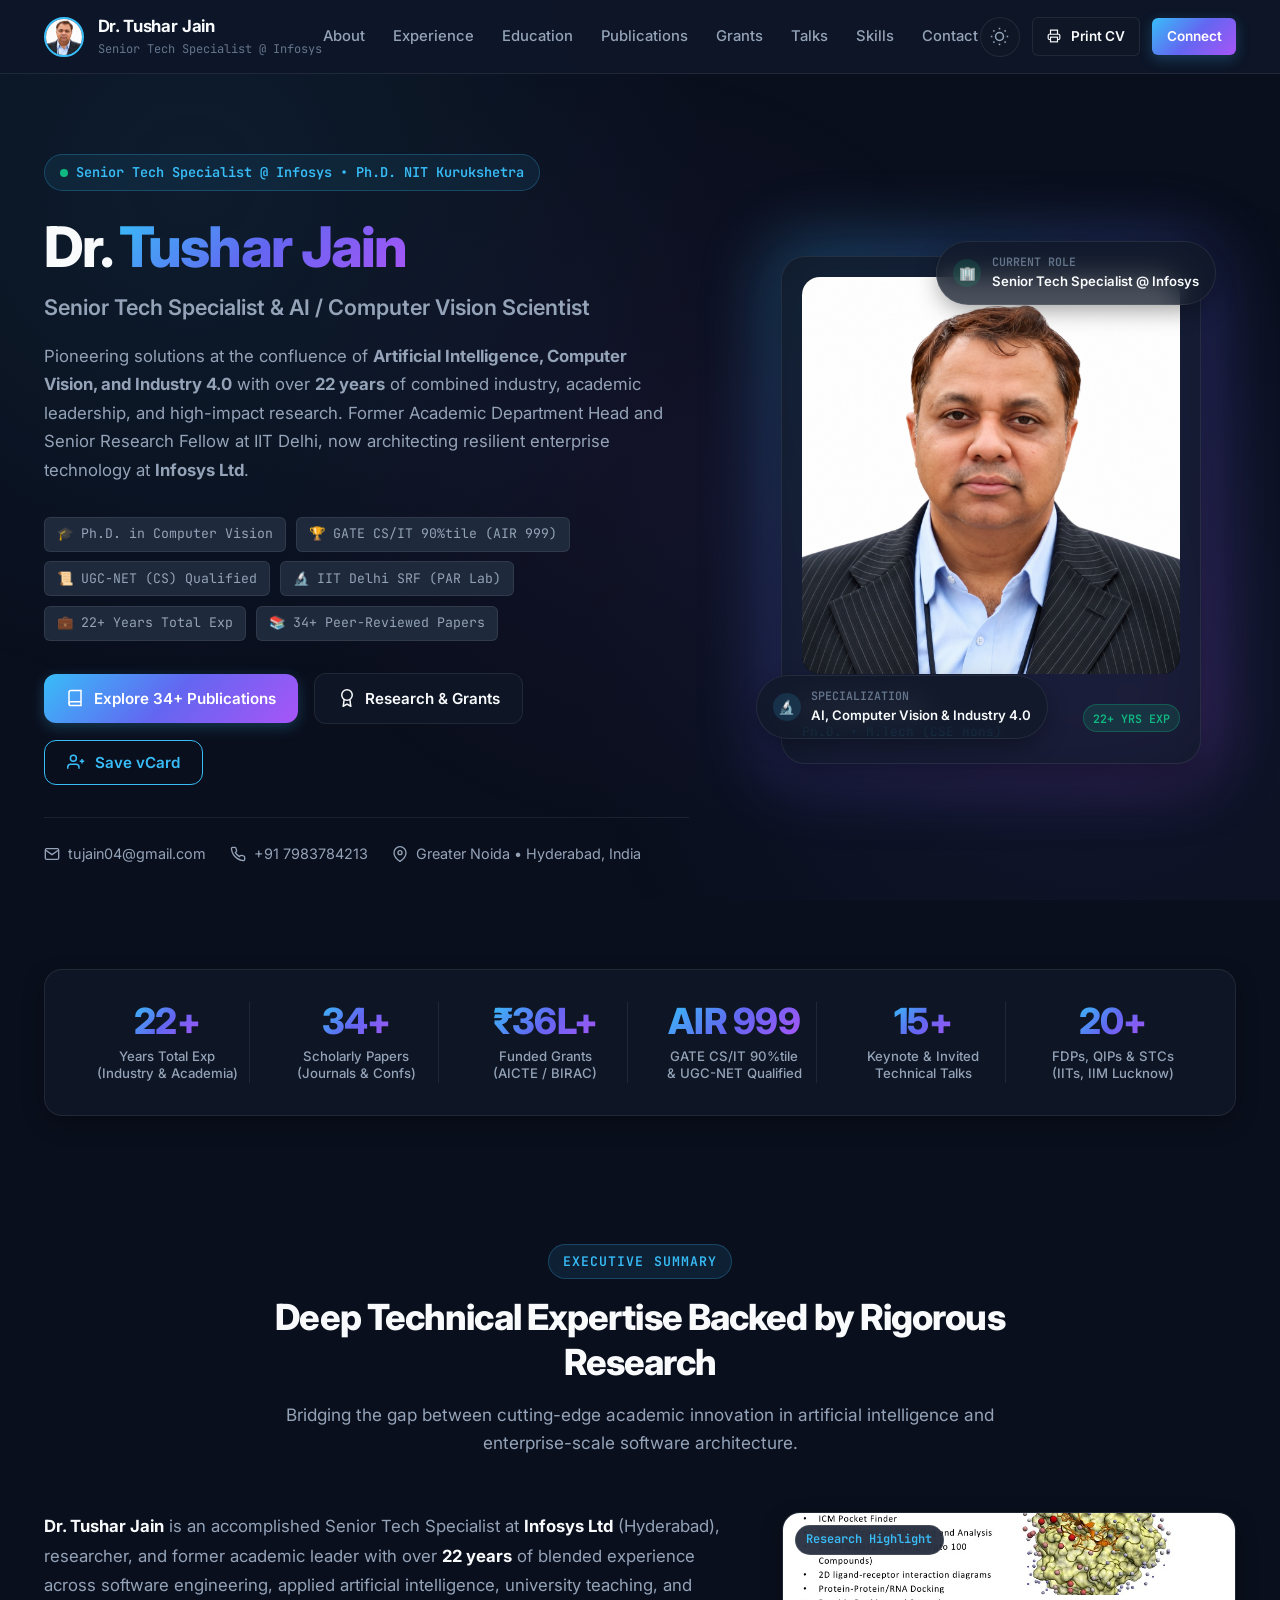
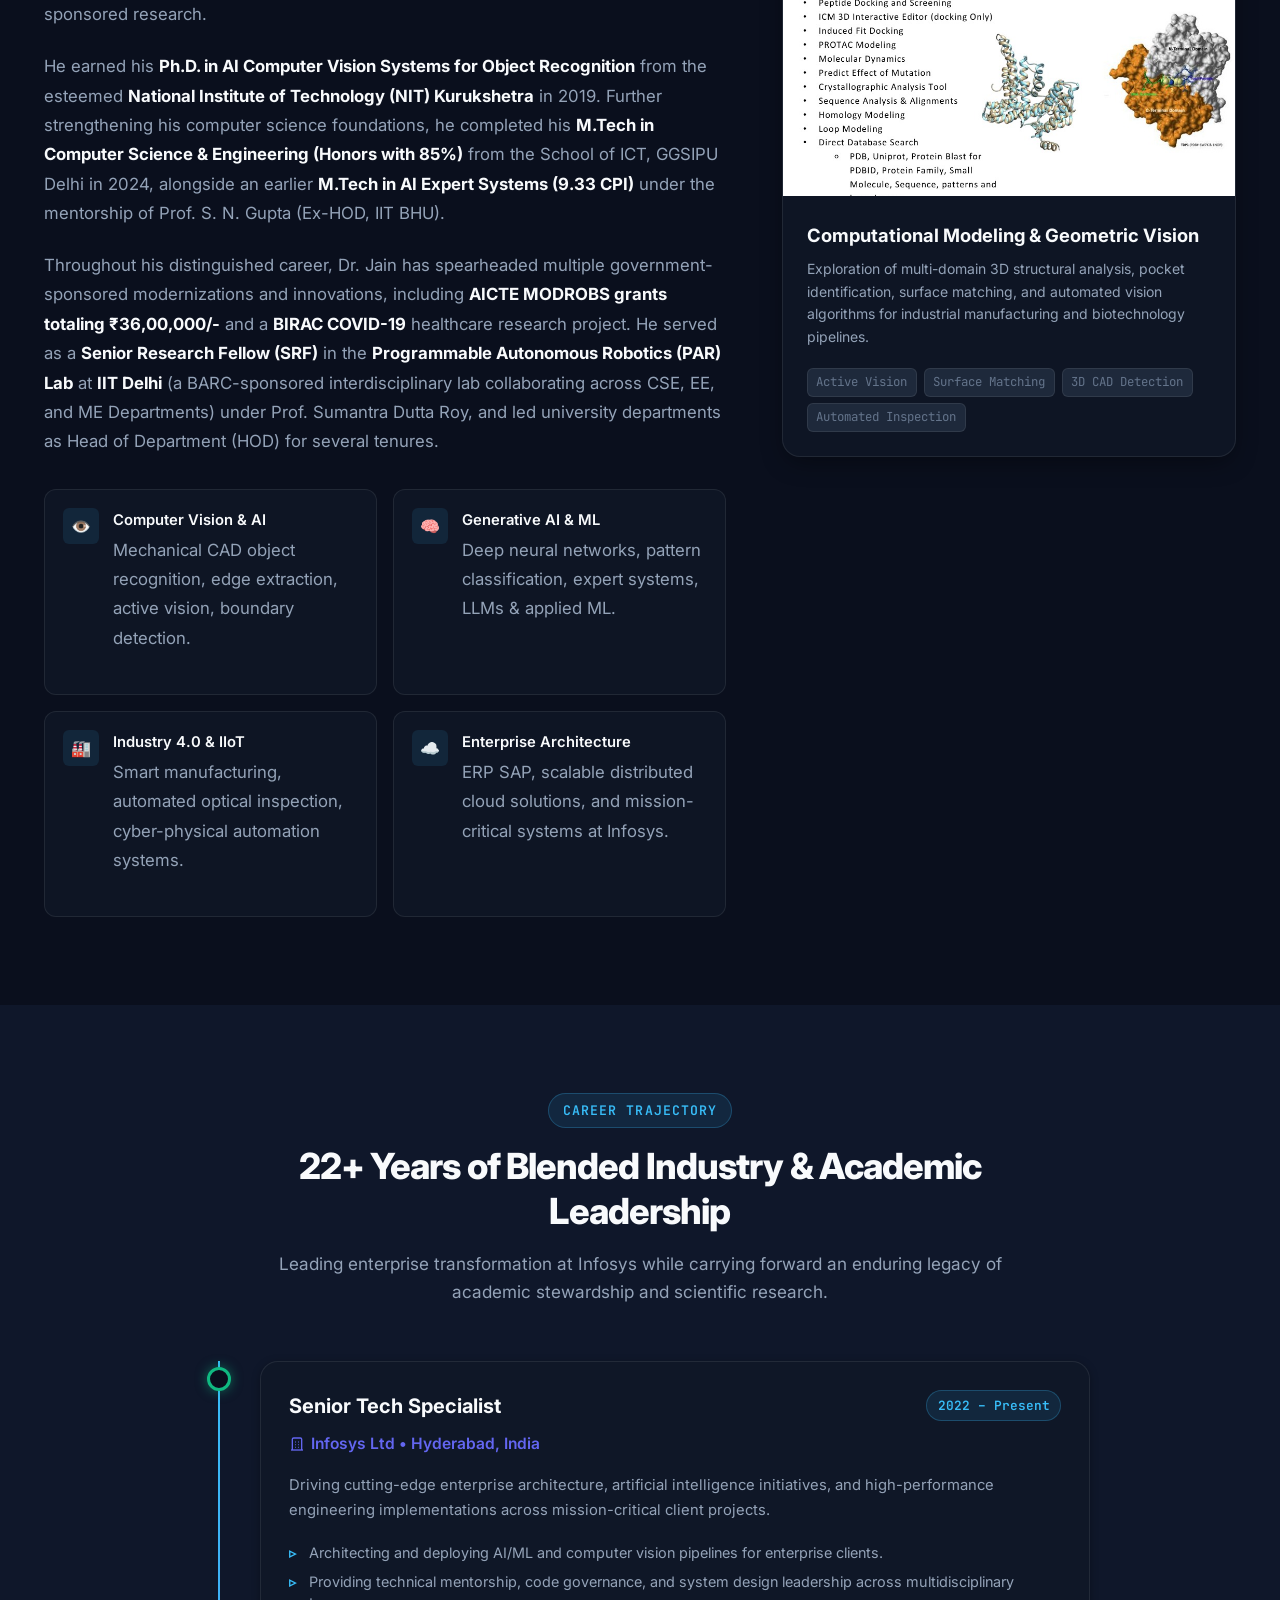
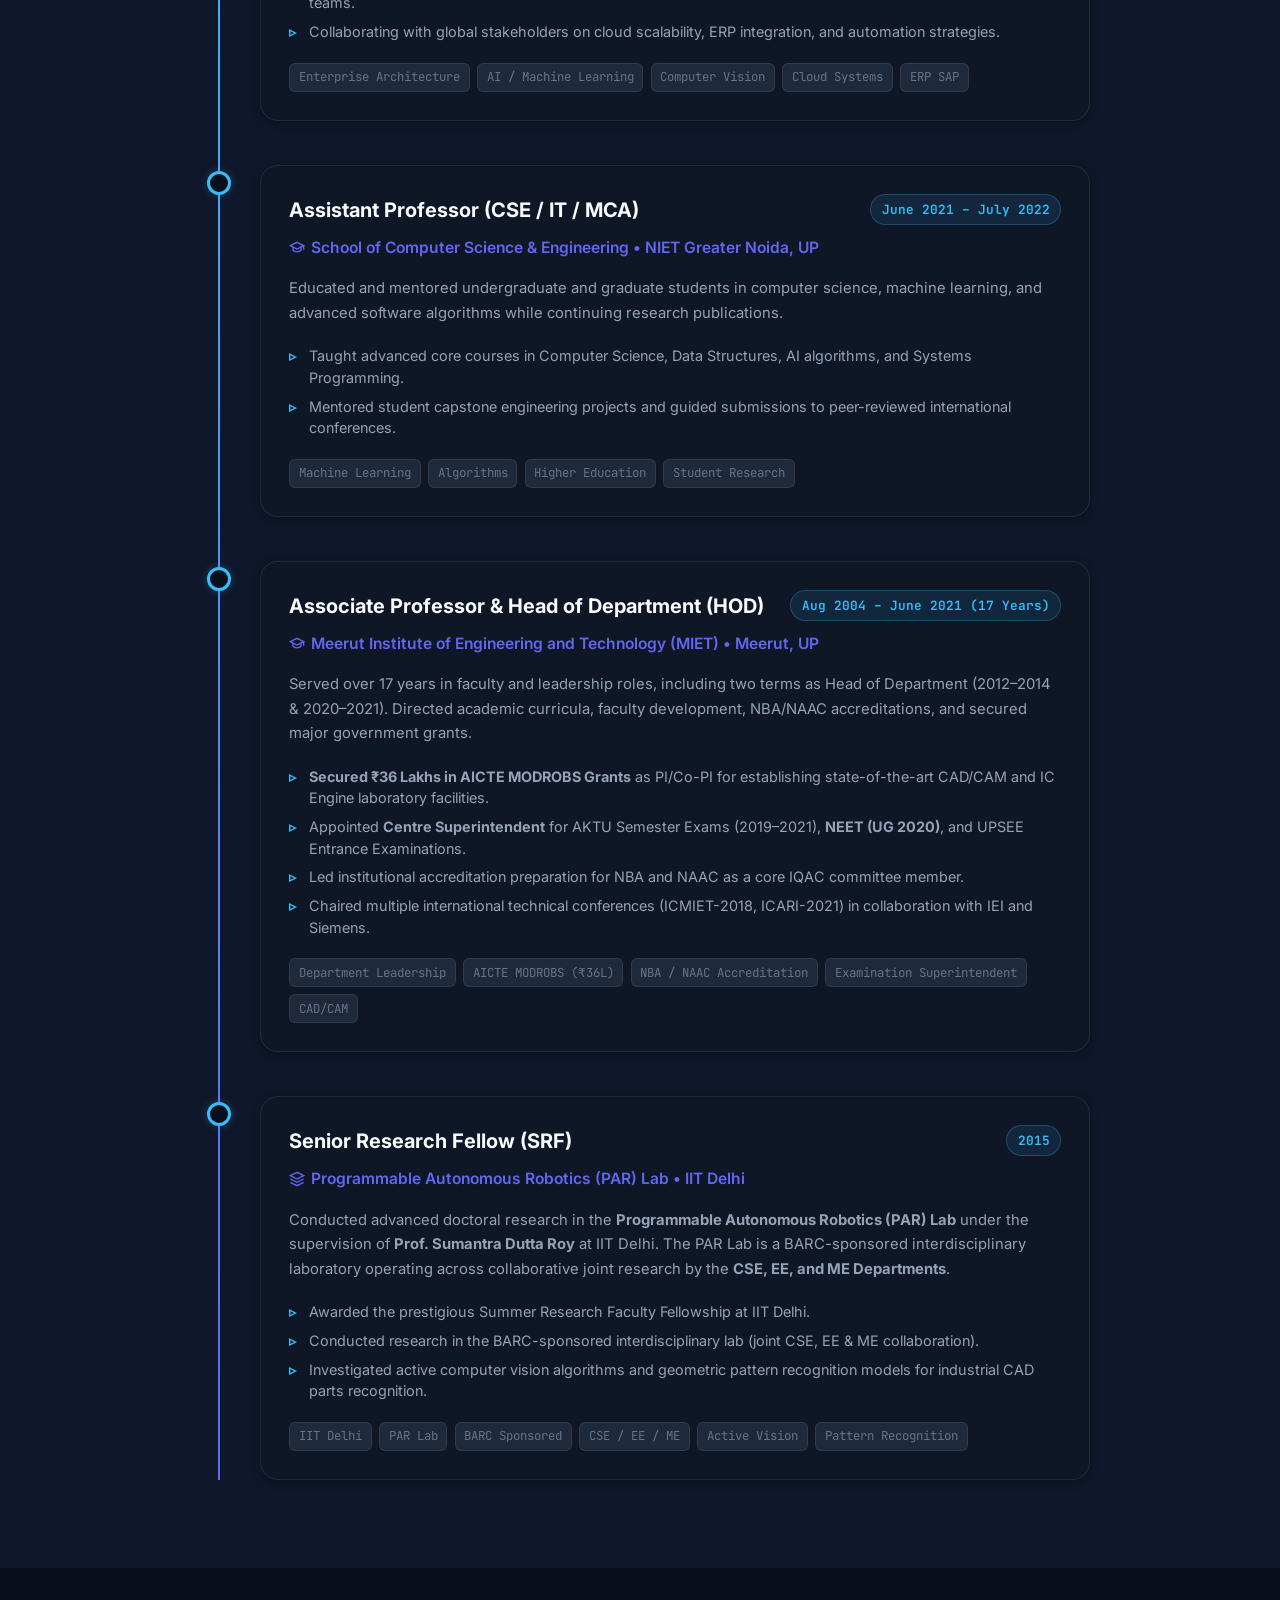
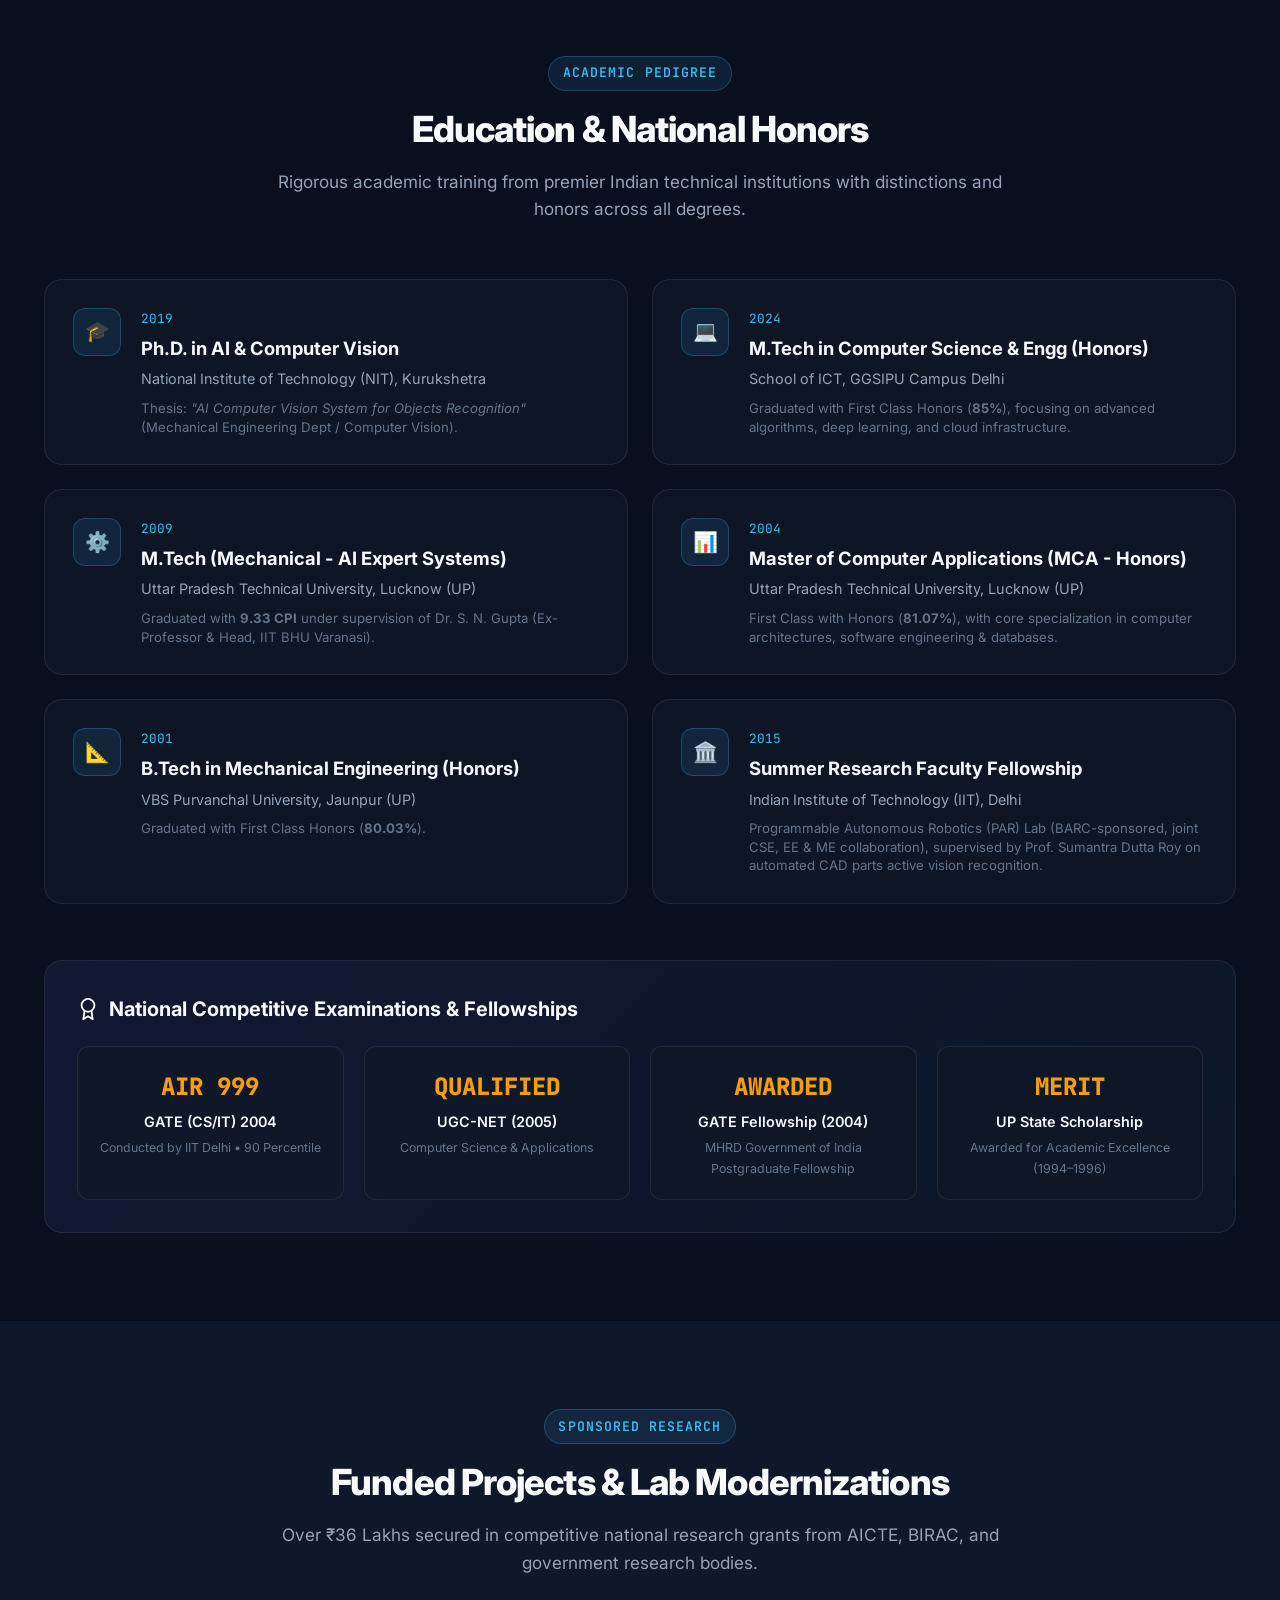
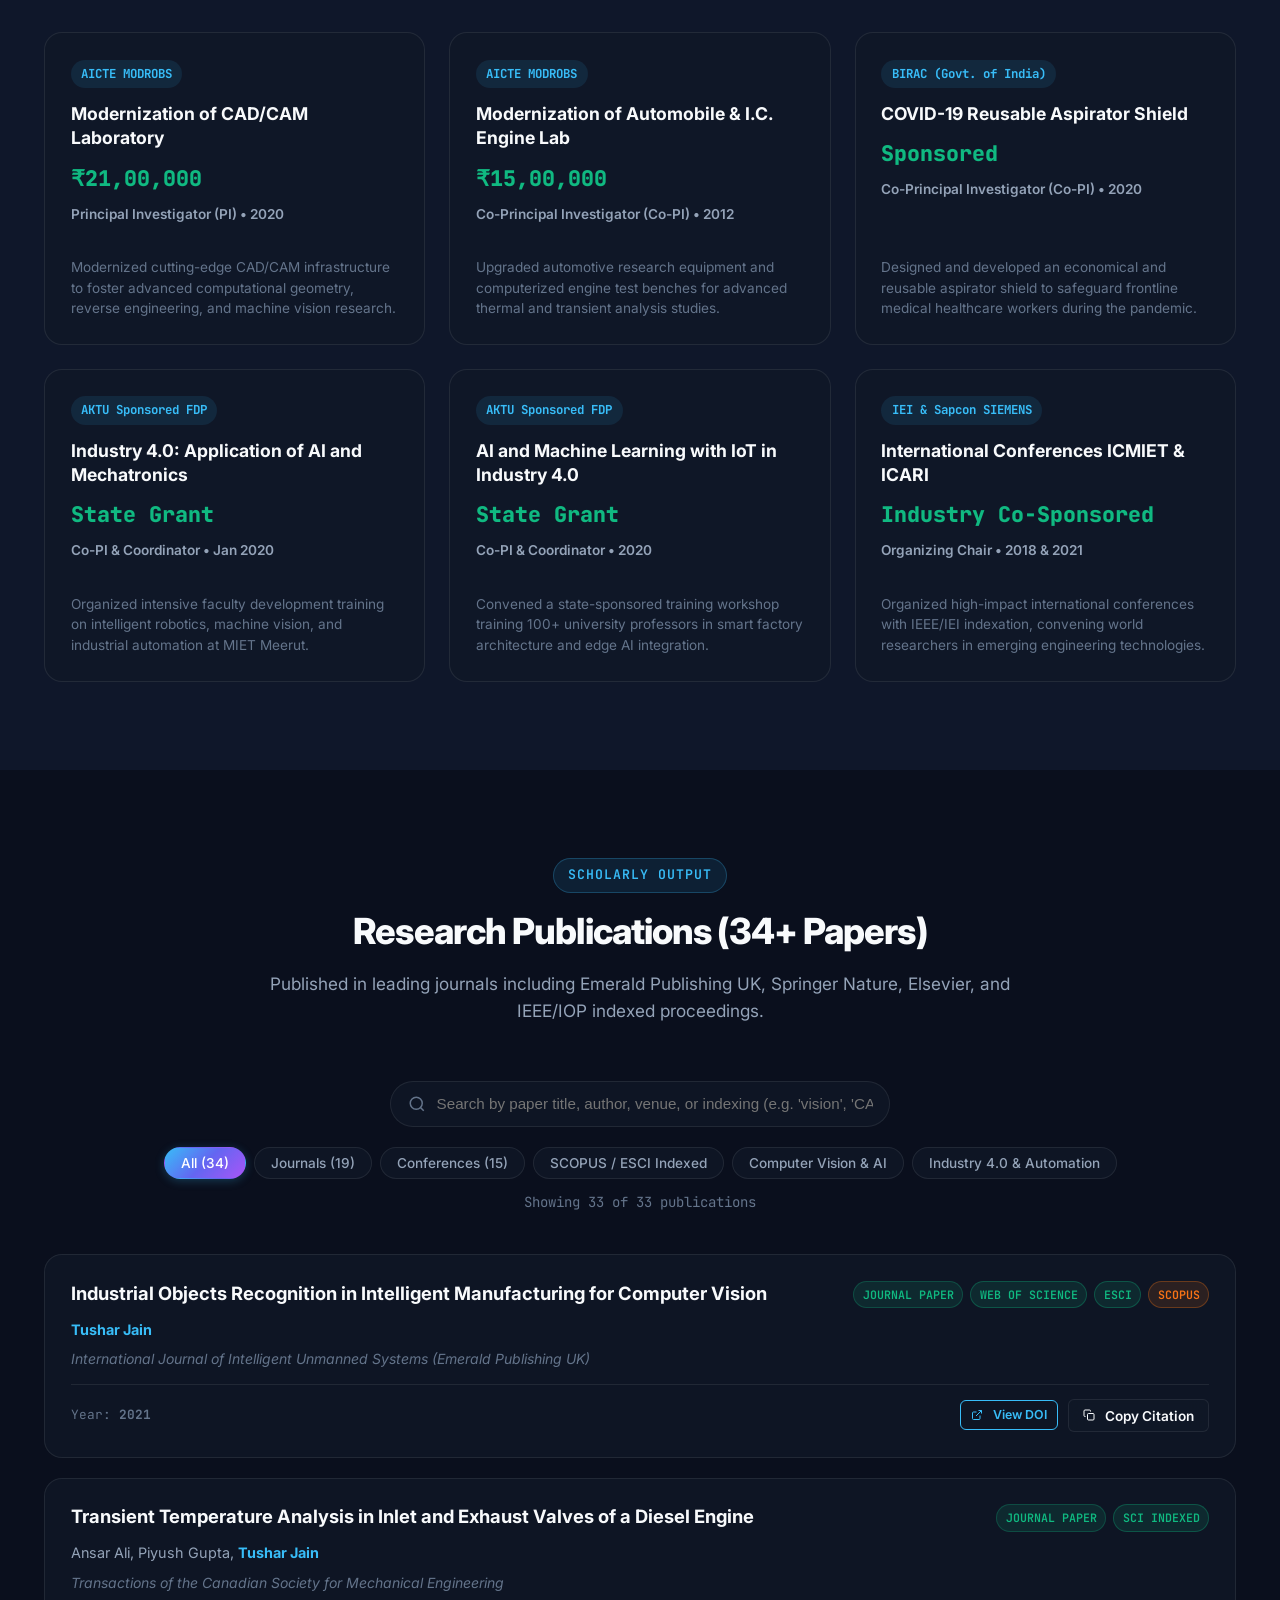
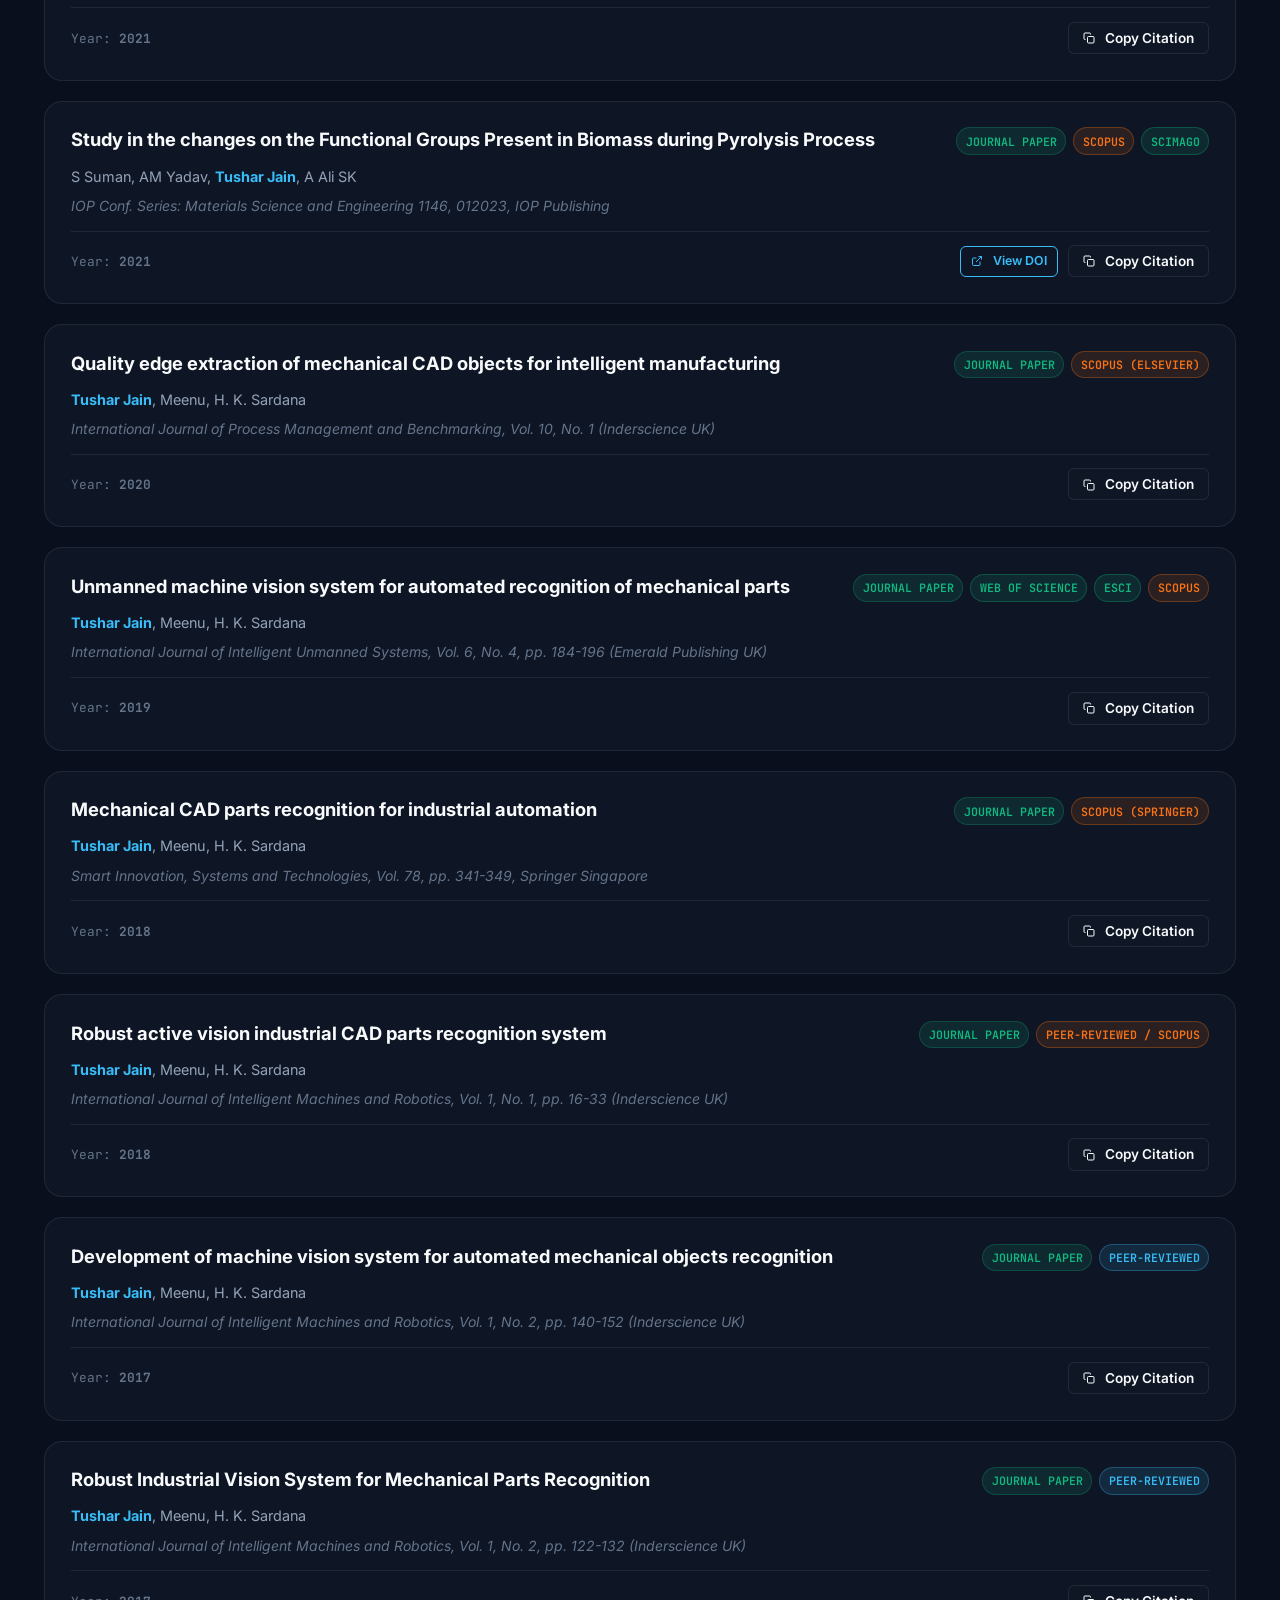
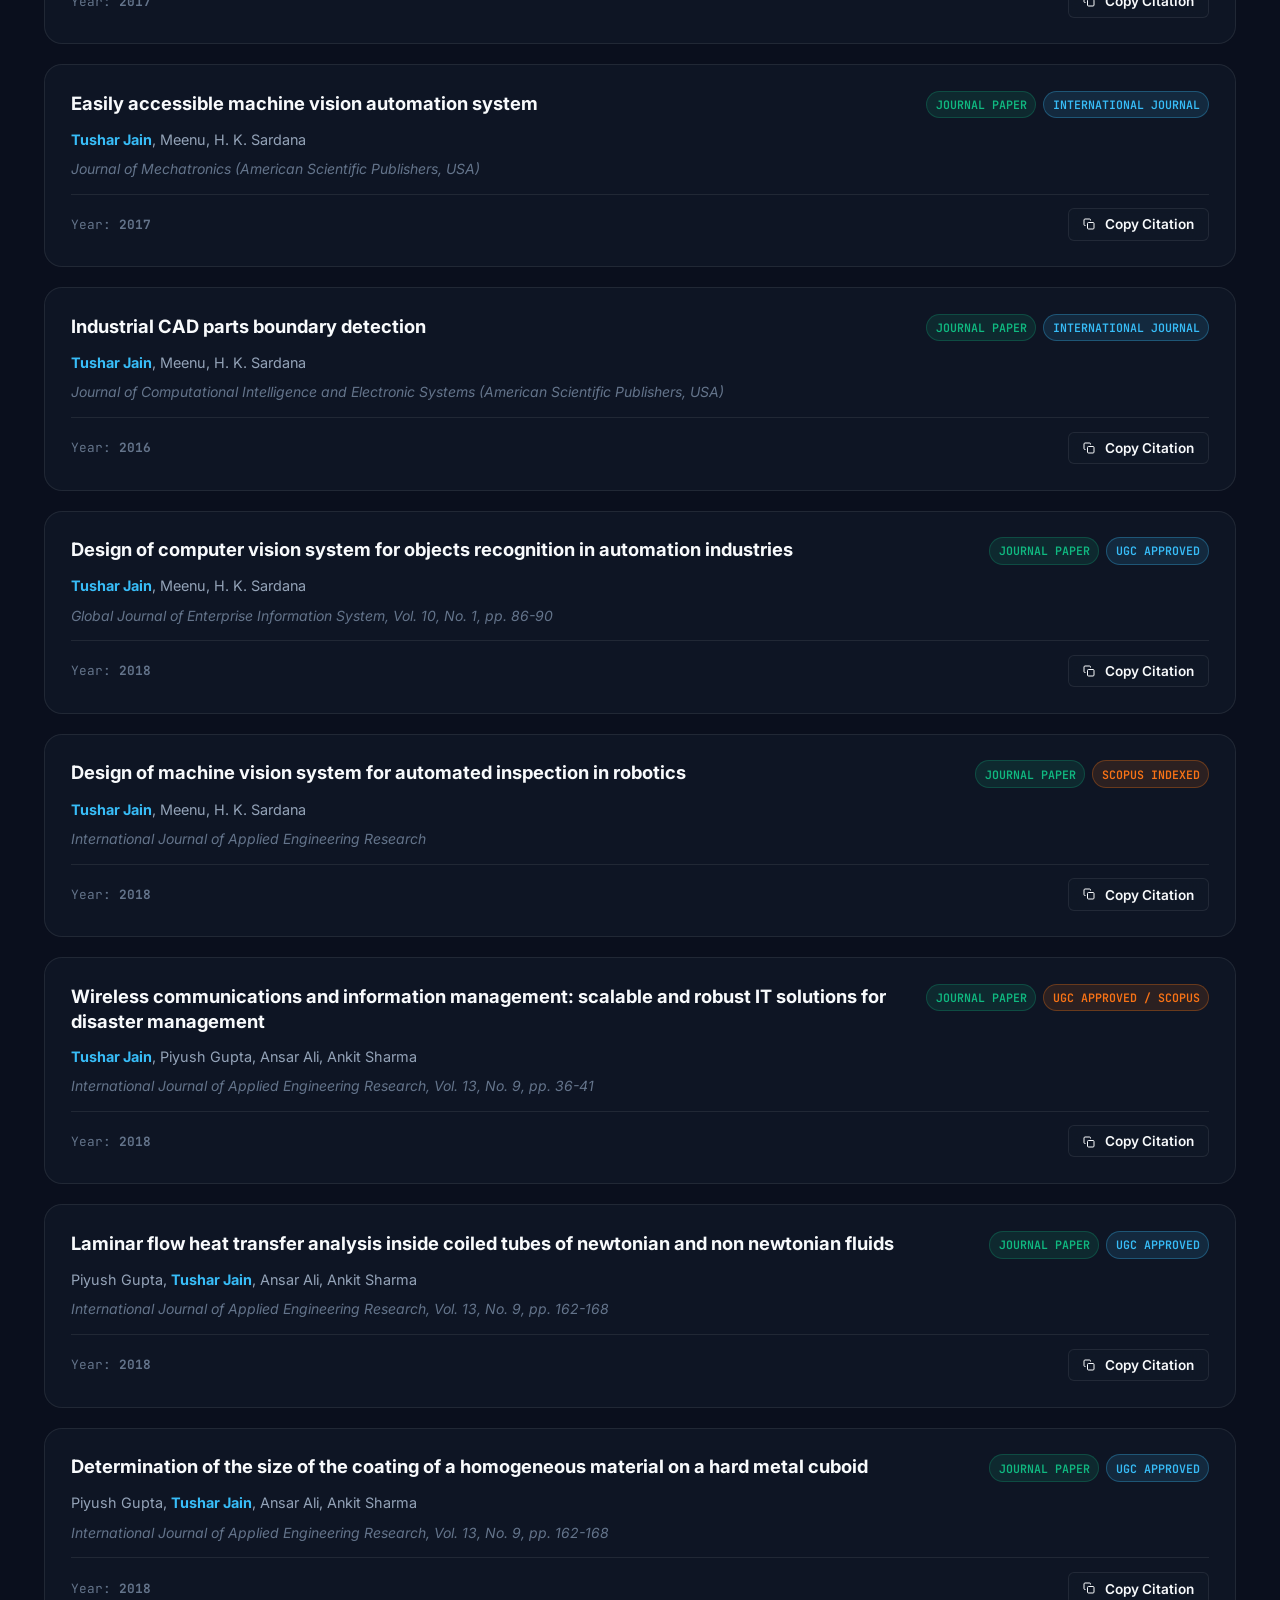
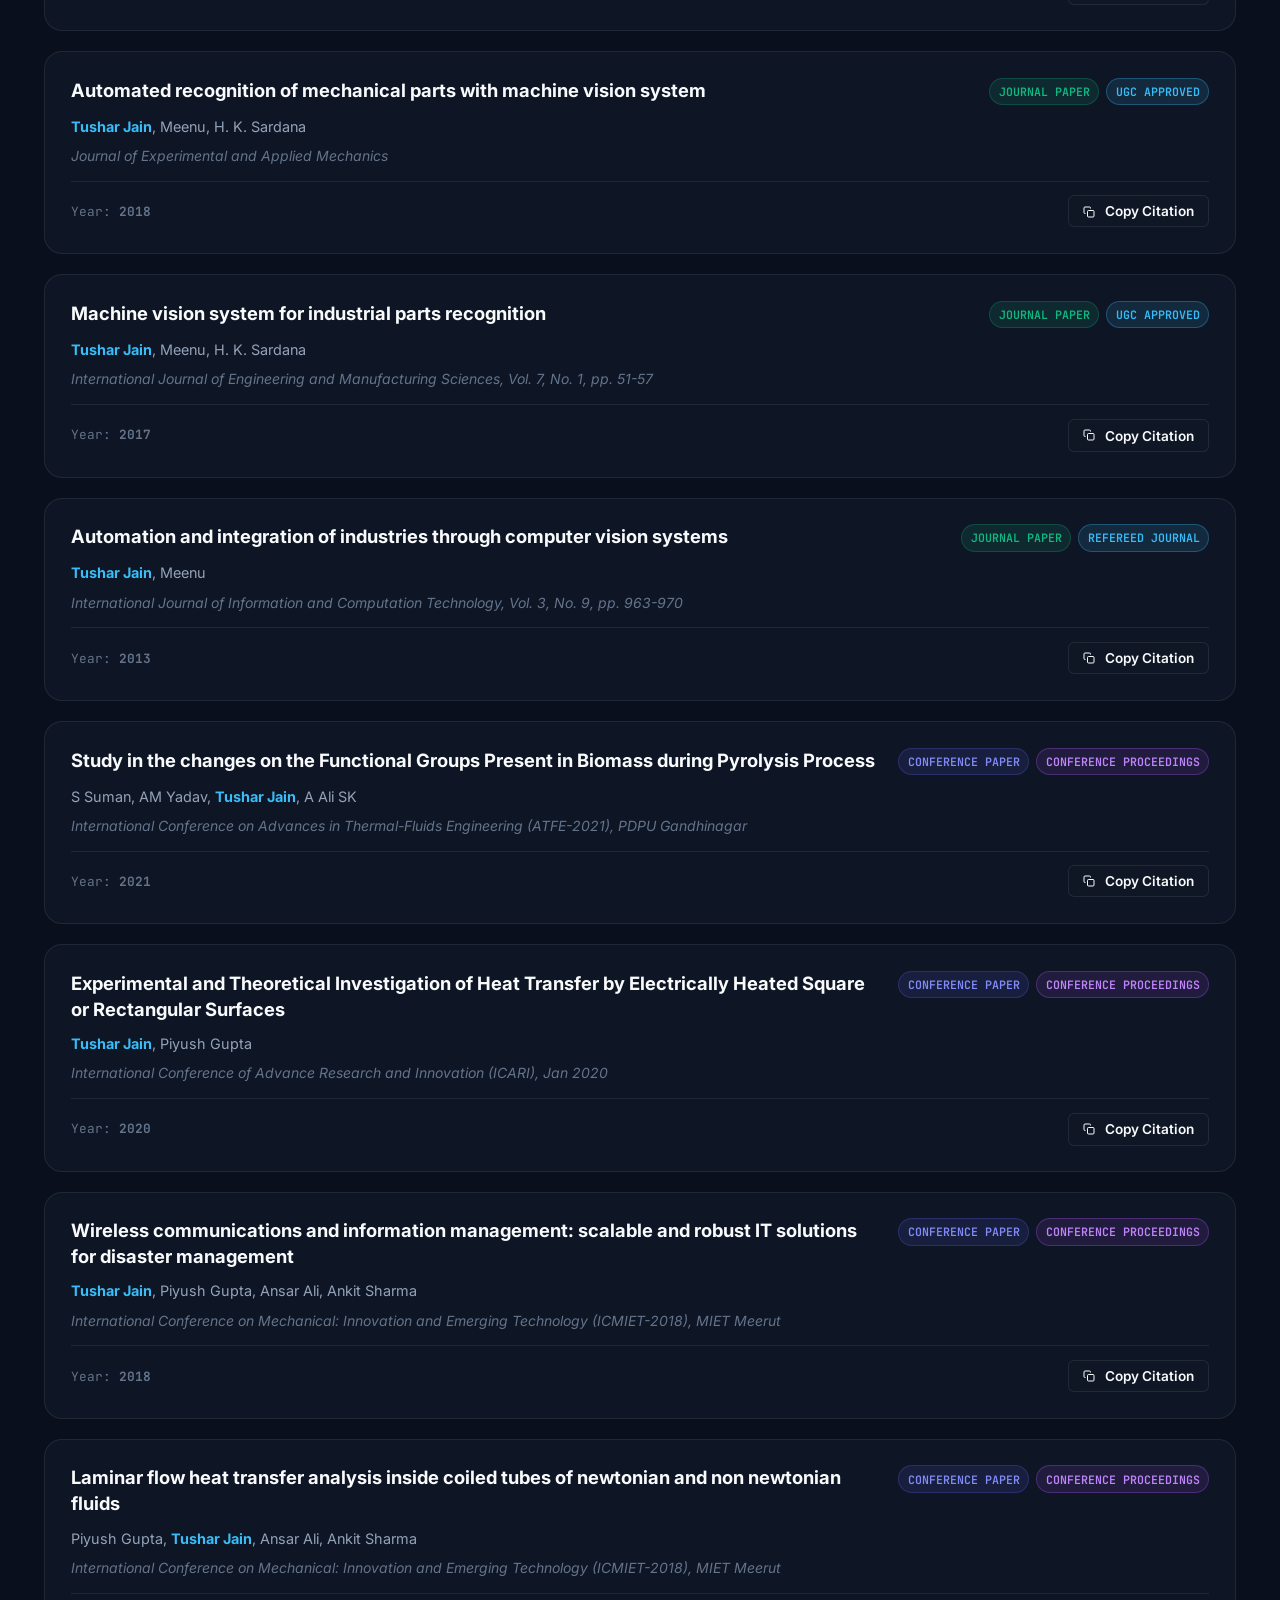
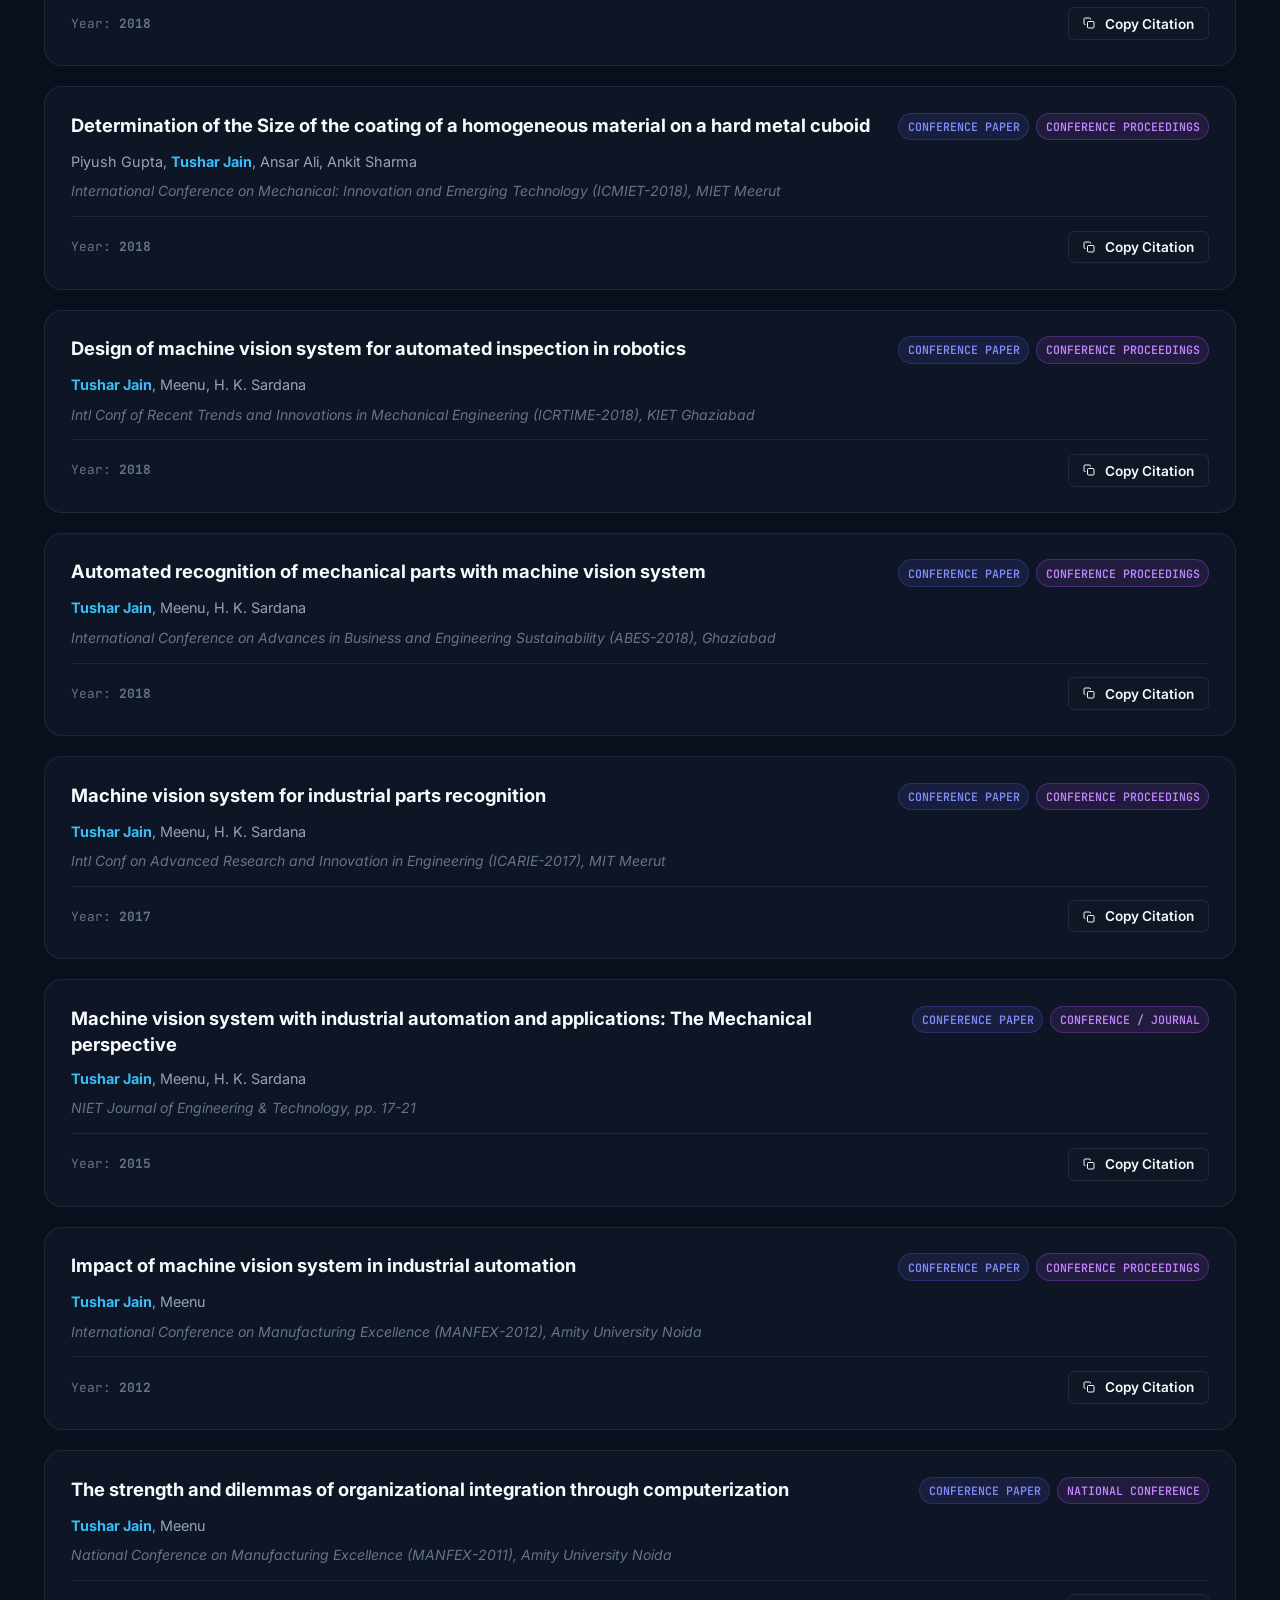
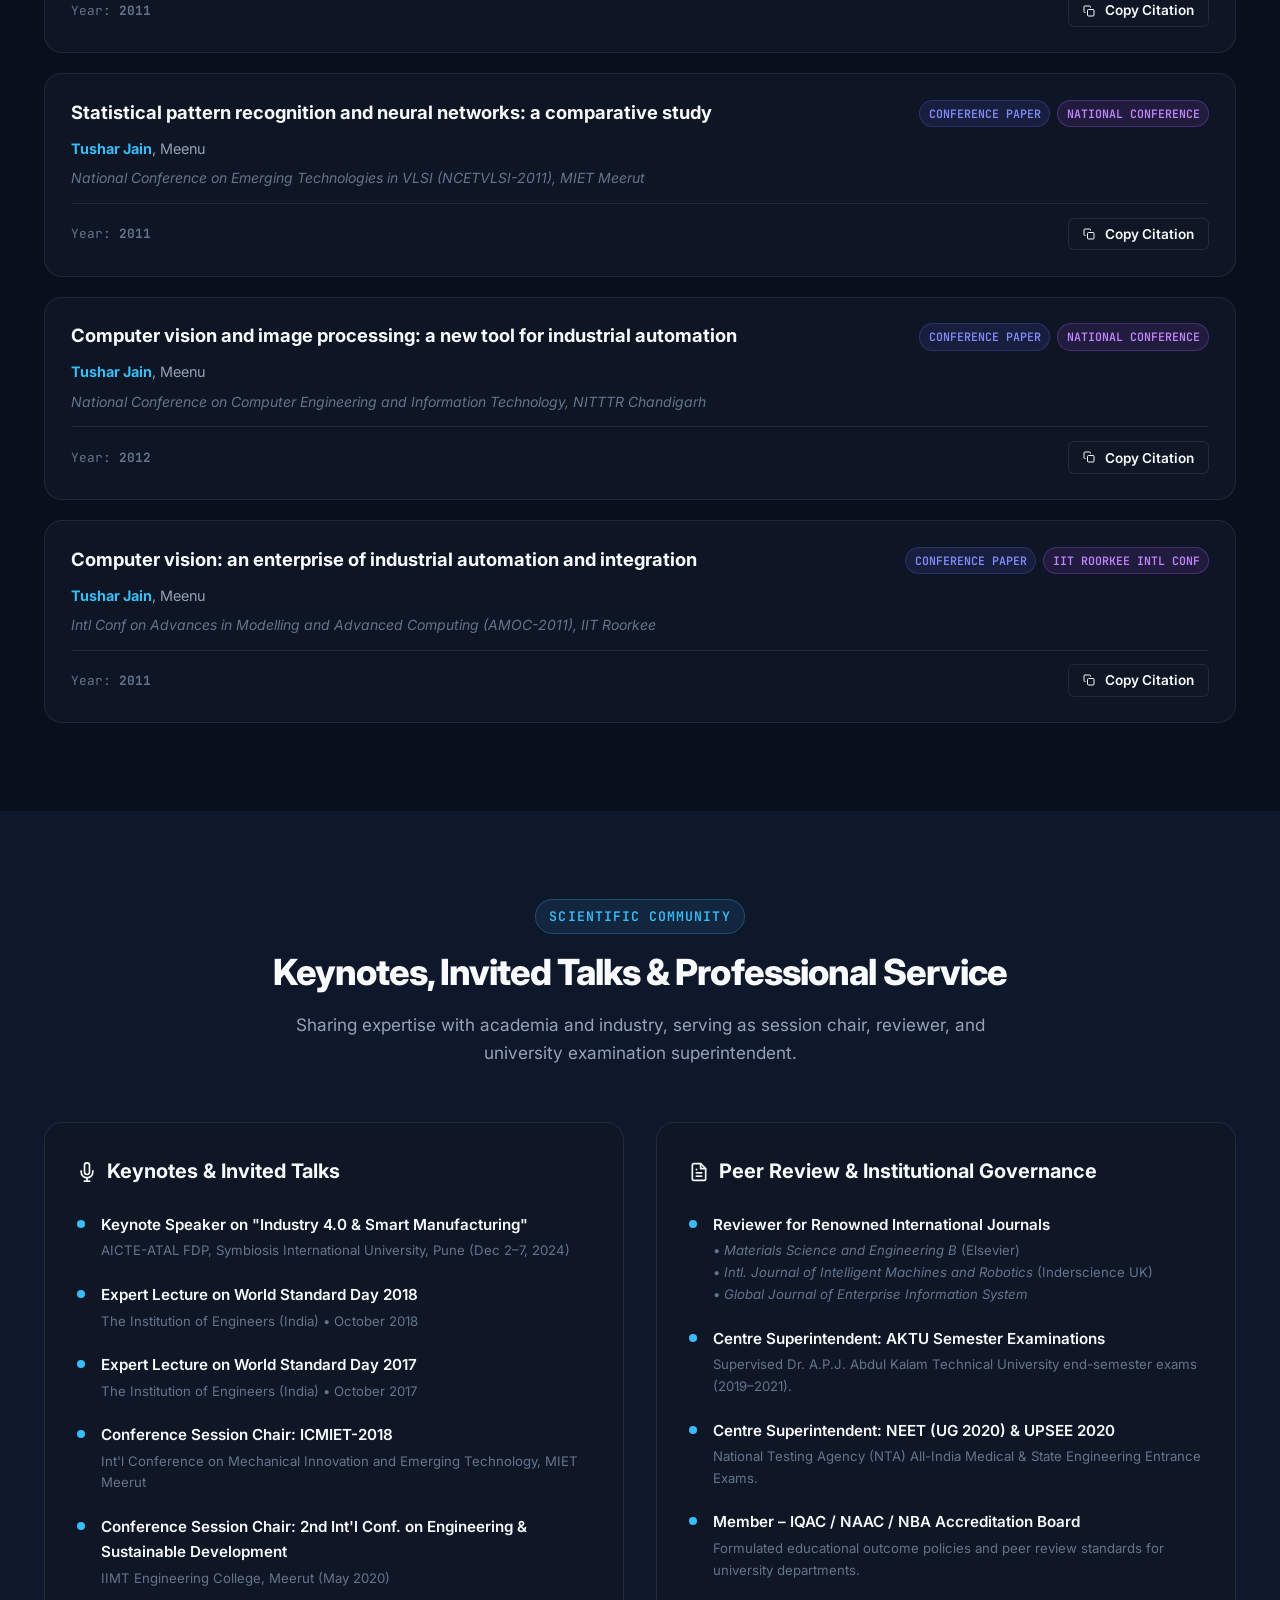
<file: index.html>
<!DOCTYPE html>
<html lang="en" data-theme="dark">

<head>
  <meta charset="UTF-8" />
  <meta name="viewport" content="width=device-width, initial-scale=1.0" />
  <meta http-equiv="X-UA-Compatible" content="ie=edge" />

  <!-- Primary Meta Tags -->
  <title>Dr. Tushar Jain | Senior Tech Specialist at Infosys & AI/Computer Vision Researcher</title>
  <meta name="title" content="Dr. Tushar Jain | Senior Tech Specialist at Infosys & AI/Computer Vision Researcher" />
  <meta name="description"
    content="Official portfolio of Dr. Tushar Jain — Senior Tech Specialist at Infosys Ltd, Ph.D. in Computer Vision & AI from NIT Kurukshetra, Ex-Associate Professor & HOD with 22+ years of industry, teaching, and research experience." />
  <meta name="keywords"
    content="Dr Tushar Jain, Infosys, Senior Tech Specialist, Computer Vision, Artificial Intelligence, Machine Learning, Generative AI, Industry 4.0, NIT Kurukshetra, GGSIPU, IIT Delhi, MIET Meerut, Research Publications" />
  <meta name="author" content="Dr. Tushar Jain" />

  <!-- Open Graph / Facebook / LinkedIn -->
  <meta property="og:type" content="website" />
  <meta property="og:url" content="https://tusharjain.dev" />
  <meta property="og:title" content="Dr. Tushar Jain | Senior Tech Specialist & AI Researcher" />
  <meta property="og:description"
    content="Portfolio of Dr. Tushar Jain: Ph.D. NIT Kurukshetra, 22+ Years in AI/ML, Computer Vision, Industry 4.0, and Enterprise Engineering at Infosys." />
  <meta property="og:image" content="assets/profile.jpg" />

  <!-- Twitter -->
  <meta property="twitter:card" content="summary_large_image" />
  <meta property="twitter:title" content="Dr. Tushar Jain | Senior Tech Specialist & AI Researcher" />
  <meta property="twitter:description"
    content="Ph.D. in Computer Vision, Senior Tech Specialist at Infosys, 35+ publications, 22+ years experience." />
  <meta property="twitter:image" content="assets/profile.jpg" />

  <!-- Google Fonts Preconnect -->
  <link rel="preconnect" href="https://fonts.googleapis.com" />
  <link rel="preconnect" href="https://fonts.gstatic.com" crossorigin />
  <link
    href="https://fonts.googleapis.com/css2?family=Inter:wght@300;400;500;600;700;800&family=JetBrains+Mono:wght@400;500;600;700&display=swap"
    rel="stylesheet" />

  <!-- Stylesheet -->
  <link rel="stylesheet" href="styles.css" />

  <!-- Schema.org Structured Data -->
  <script type="application/ld+json">
  {
    "@context": "https://schema.org",
    "@type": "Person",
    "name": "Dr. Tushar Jain",
    "jobTitle": "Senior Tech Specialist",
    "worksFor": {
      "@type": "Organization",
      "name": "Infosys Ltd"
    },
    "alumniOf": [
      {
        "@type": "CollegeOrUniversity",
        "name": "National Institute of Technology, Kurukshetra"
      },
      {
        "@type": "CollegeOrUniversity",
        "name": "Guru Gobind Singh Indraprastha University, Delhi"
      },
      {
        "@type": "CollegeOrUniversity",
        "name": "Indian Institute of Technology, Delhi"
      }
    ],
    "email": "mailto:tujain04@gmail.com",
    "telephone": "+91-7983784213",
    "address": {
      "@type": "PostalAddress",
      "addressLocality": "Greater Noida",
      "addressRegion": "Uttar Pradesh",
      "postalCode": "201310",
      "addressCountry": "India"
    },
    "knowsAbout": [
      "Artificial Intelligence",
      "Computer Vision",
      "Generative AI",
      "Machine Learning",
      "Industry 4.0",
      "Enterprise Systems",
      "CAD/CAM Object Recognition"
    ]
  }
  </script>
</head>

<body>

  <!-- ========================================================================
       Navigation Bar
       ======================================================================== -->
  <header class="navbar">
    <div class="container">
      <a href="#hero" class="nav-brand">
        <img src="assets/profile.jpg" alt="Dr. Tushar Jain" class="nav-avatar-mini" />
        <div class="brand-text">
          <span class="brand-name">Dr. Tushar Jain</span>
          <span class="brand-title">Senior Tech Specialist @ Infosys</span>
        </div>
      </a>

      <nav class="nav-links">
        <a href="#about" class="nav-link">About</a>
        <a href="#experience" class="nav-link">Experience</a>
        <a href="#education" class="nav-link">Education</a>
        <a href="#publications" class="nav-link">Publications</a>
        <a href="#grants" class="nav-link">Grants</a>
        <a href="#talks" class="nav-link">Talks</a>
        <a href="#skills" class="nav-link">Skills</a>
        <a href="#contact" class="nav-link">Contact</a>
      </nav>

      <div class="nav-actions">
        <button id="themeToggle" class="theme-toggle" aria-label="Toggle Theme" title="Toggle Theme">
          <svg id="themeIcon" viewBox="0 0 24 24" fill="none" stroke="currentColor" stroke-width="2">
            <circle cx="12" cy="12" r="5"></circle>
            <line x1="12" y1="1" x2="12" y2="3"></line>
            <line x1="12" y1="21" x2="12" y2="23"></line>
            <line x1="4.22" y1="4.22" x2="5.64" y2="5.64"></line>
            <line x1="18.36" y1="18.36" x2="19.78" y2="19.78"></line>
            <line x1="1" y1="12" x2="3" y2="12"></line>
            <line x1="21" y1="12" x2="23" y2="12"></line>
            <line x1="4.22" y1="19.78" x2="5.64" y2="18.36"></line>
            <line x1="18.36" y1="5.64" x2="19.78" y2="4.22"></line>
          </svg>
        </button>

        <a href="javascript:window.print()" class="btn btn-sm btn-secondary" title="Print or Save CV as PDF">
          <svg width="14" height="14" viewBox="0 0 24 24" fill="none" stroke="currentColor" stroke-width="2">
            <polyline points="6 9 6 2 18 2 18 9"></polyline>
            <path d="M6 18H4a2 2 0 0 1-2-2v-5a2 2 0 0 1 2-2h16a2 2 0 0 1 2 2v5a2 2 0 0 1-2 2h-2"></path>
            <rect x="6" y="14" width="12" height="8"></rect>
          </svg>
          Print CV
        </a>

        <a href="#contact" class="btn btn-sm btn-primary">Connect</a>

        <button id="hamburgerBtn" class="nav-hamburger" aria-label="Open Navigation Menu">
          <span></span>
          <span></span>
          <span></span>
        </button>
      </div>
    </div>
  </header>

  <!-- Mobile Drawer -->
  <div id="mobileNav" class="mobile-nav">
    <a href="#about" class="nav-link">About</a>
    <a href="#experience" class="nav-link">Experience</a>
    <a href="#education" class="nav-link">Education & Honors</a>
    <a href="#publications" class="nav-link">Publications (34+)</a>
    <a href="#grants" class="nav-link">Research Grants (₹36L+)</a>
    <a href="#talks" class="nav-link">Invited Talks & Leadership</a>
    <a href="#skills" class="nav-link">Technical Skills</a>
    <a href="#contact" class="nav-link">Contact & References</a>
    <div style="display: flex; gap: 0.75rem; margin-top: 0.5rem;">
      <a href="javascript:window.print()" class="btn btn-sm btn-secondary" style="flex: 1;">Print CV</a>
      <button class="btn btn-sm btn-primary btn-download-vcard" style="flex: 1;">Save Contact</button>
    </div>
  </div>

  <!-- ========================================================================
       Hero Section
       ======================================================================== -->
  <section id="hero" class="hero">
    <div class="container">
      <div class="hero-grid">

        <div class="hero-content">
          <div class="hero-badge">
            <span
              style="display: inline-block; width: 8px; height: 8px; border-radius: 50%; background: #10b981;"></span>
            Senior Tech Specialist @ Infosys &bull; Ph.D. NIT Kurukshetra
          </div>

          <h1 class="hero-title">
            Dr. <span class="gradient-text">Tushar Jain</span>
          </h1>

          <div class="hero-role">
            Senior Tech Specialist &amp; AI / Computer Vision Scientist
          </div>

          <p class="hero-bio">
            Pioneering solutions at the confluence of <strong>Artificial Intelligence, Computer Vision, and Industry
              4.0</strong> with over <strong>22 years</strong> of combined industry, academic leadership, and
            high-impact research. Former Academic Department Head and Senior Research Fellow at IIT Delhi, now
            architecting resilient enterprise technology at <strong>Infosys Ltd</strong>.
          </p>

          <div class="hero-highlights">
            <span class="highlight-tag">🎓 Ph.D. in Computer Vision</span>
            <span class="highlight-tag">🏆 GATE CS/IT 90%tile (AIR 999)</span>
            <span class="highlight-tag">📜 UGC-NET (CS) Qualified</span>
            <span class="highlight-tag">🔬 IIT Delhi SRF (PAR Lab)</span>
            <span class="highlight-tag">💼 22+ Years Total Exp</span>
            <span class="highlight-tag">📚 34+ Peer-Reviewed Papers</span>
          </div>

          <div class="hero-cta">
            <a href="#publications" class="btn btn-primary">
              <svg width="18" height="18" viewBox="0 0 24 24" fill="none" stroke="currentColor" stroke-width="2">
                <path d="M4 19.5A2.5 2.5 0 0 1 6.5 17H20"></path>
                <path d="M6.5 2H20v20H6.5A2.5 2.5 0 0 1 4 19.5v-15A2.5 2.5 0 0 1 6.5 2z"></path>
              </svg>
              Explore 34+ Publications
            </a>
            <a href="#grants" class="btn btn-secondary">
              <svg width="18" height="18" viewBox="0 0 24 24" fill="none" stroke="currentColor" stroke-width="2">
                <circle cx="12" cy="8" r="7"></circle>
                <polyline points="8.21 13.89 7 23 12 20 17 23 15.79 13.88"></polyline>
              </svg>
              Research &amp; Grants
            </a>
            <button class="btn btn-outline btn-download-vcard" title="Download vCard file">
              <svg width="18" height="18" viewBox="0 0 24 24" fill="none" stroke="currentColor" stroke-width="2">
                <path d="M16 21v-2a4 4 0 0 0-4-4H5a4 4 0 0 0-4 4v2"></path>
                <circle cx="8.5" cy="7" r="4"></circle>
                <line x1="20" y1="8" x2="20" y2="14"></line>
                <line x1="23" y1="11" x2="17" y2="11"></line>
              </svg>
              Save vCard
            </button>
          </div>

          <div class="hero-contact-quick">
            <a href="mailto:tujain04@gmail.com" class="contact-quick-item">
              <svg width="16" height="16" viewBox="0 0 24 24" fill="none" stroke="currentColor" stroke-width="2">
                <path d="M4 4h16c1.1 0 2 .9 2 2v12c0 1.1-.9 2-2 2H4c-1.1 0-2-.9-2-2V6c0-1.1.9-2 2-2z"></path>
                <polyline points="22,6 12,13 2,6"></polyline>
              </svg>
              tujain04@gmail.com
            </a>
            <a href="tel:+917983784213" class="contact-quick-item">
              <svg width="16" height="16" viewBox="0 0 24 24" fill="none" stroke="currentColor" stroke-width="2">
                <path
                  d="M22 16.92v3a2 2 0 0 1-2.18 2 19.79 19.79 0 0 1-8.63-3.07 19.5 19.5 0 0 1-6-6 19.79 19.79 0 0 1-3.07-8.67A2 2 0 0 1 4.11 2h3a2 2 0 0 1 2 1.72 12.84 12.84 0 0 0 .7 2.81 2 2 0 0 1-.45 2.11L8.09 9.91a16 16 0 0 0 6 6l1.27-1.27a2 2 0 0 1 2.11-.45 12.84 12.84 0 0 0 2.81.7A2 2 0 0 1 22 16.92z">
                </path>
              </svg>
              +91 7983784213
            </a>
            <span class="contact-quick-item">
              <svg width="16" height="16" viewBox="0 0 24 24" fill="none" stroke="currentColor" stroke-width="2">
                <path d="M21 10c0 7-9 13-9 13s-9-6-9-13a9 9 0 0 1 18 0z"></path>
                <circle cx="12" cy="10" r="3"></circle>
              </svg>
              Greater Noida &bull; Hyderabad, India
            </span>
          </div>
        </div>

        <!-- Hero Avatar Column -->
        <div class="hero-visual">
          <div class="avatar-card-wrapper">
            <div class="avatar-glow"></div>

            <!-- Floating Top Pill -->
            <div class="floating-pill pill-top">
              <div class="pill-icon">🏢</div>
              <div>
                <div style="font-size: 0.725rem; color: var(--text-muted); font-family: var(--font-mono);">CURRENT ROLE
                </div>
                <div style="color: var(--text-primary);">Senior Tech Specialist @ Infosys</div>
              </div>
            </div>

            <!-- Avatar Frame Card -->
            <div class="avatar-card">
              <div class="avatar-img-frame" style="cursor: pointer;" data-modal-target="profile-zoom"
                title="Click to view full photo">
                <img src="assets/profile.jpg" alt="Dr. Tushar Jain Portrait" class="avatar-img" />
              </div>
              <div class="avatar-card-info">
                <div>
                  <h2 class="avatar-card-title">Dr. Tushar Jain</h2>
                  <div class="avatar-card-sub">Ph.D. &bull; M.Tech (CSE Hons)</div>
                </div>
                <span class="pub-badge"
                  style="background: rgba(16,185,129,0.15); color: #10b981; border: 1px solid rgba(16,185,129,0.3);">
                  22+ Yrs Exp
                </span>
              </div>
            </div>

            <!-- Floating Bottom Pill -->
            <div class="floating-pill pill-bottom">
              <div class="pill-icon">🔬</div>
              <div>
                <div style="font-size: 0.725rem; color: var(--text-muted); font-family: var(--font-mono);">
                  SPECIALIZATION</div>
                <div style="color: var(--text-primary);">AI, Computer Vision &amp; Industry 4.0</div>
              </div>
            </div>

          </div>
        </div>

      </div>
    </div>
  </section>

  <!-- ========================================================================
       Metrics Bar
       ======================================================================== -->
  <section id="metrics" class="metrics-section">
    <div class="container">
      <div class="metrics-bar">

        <div class="metric-item">
          <div class="metric-value" data-target="22" data-suffix="+">22+</div>
          <div class="metric-label">Years Total Exp<br />(Industry &amp; Academia)</div>
        </div>

        <div class="metric-item">
          <div class="metric-value" data-target="34" data-suffix="+">34+</div>
          <div class="metric-label">Scholarly Papers<br />(Journals &amp; Confs)</div>
        </div>

        <div class="metric-item">
          <div class="metric-value" data-target="36" data-prefix="₹" data-suffix="L+">₹36L+</div>
          <div class="metric-label">Funded Grants<br />(AICTE / BIRAC)</div>
        </div>

        <div class="metric-item">
          <div class="metric-value" data-target="999" data-prefix="AIR ">AIR 999</div>
          <div class="metric-label">GATE CS/IT 90%tile<br />&amp; UGC-NET Qualified</div>
        </div>

        <div class="metric-item">
          <div class="metric-value" data-target="15" data-suffix="+">15+</div>
          <div class="metric-label">Keynote &amp; Invited<br />Technical Talks</div>
        </div>

        <div class="metric-item">
          <div class="metric-value" data-target="20" data-suffix="+">20+</div>
          <div class="metric-label">FDPs, QIPs &amp; STCs<br />(IITs, IIM Lucknow)</div>
        </div>

      </div>
    </div>
  </section>

  <!-- ========================================================================
       About Section & Core Domains
       ======================================================================== -->
  <section id="about" class="section">
    <div class="container">

      <div class="section-header">
        <span class="section-eyebrow">Executive Summary</span>
        <h2 class="section-title">Deep Technical Expertise Backed by Rigorous Research</h2>
        <p class="section-subtitle">
          Bridging the gap between cutting-edge academic innovation in artificial intelligence and enterprise-scale
          software architecture.
        </p>
      </div>

      <div class="about-grid">

        <div class="about-text">
          <p>
            <strong>Dr. Tushar Jain</strong> is an accomplished Senior Tech Specialist at <strong>Infosys Ltd</strong>
            (Hyderabad), researcher, and former academic leader with over <strong>22 years</strong> of blended
            experience across software engineering, applied artificial intelligence, university teaching, and sponsored
            research.
          </p>
          <p>
            He earned his <strong>Ph.D. in AI Computer Vision Systems for Object Recognition</strong> from the esteemed
            <strong>National Institute of Technology (NIT) Kurukshetra</strong> in 2019. Further strengthening his
            computer science foundations, he completed his <strong>M.Tech in Computer Science &amp; Engineering (Honors
              with 85%)</strong> from the School of ICT, GGSIPU Delhi in 2024, alongside an earlier <strong>M.Tech in AI
              Expert Systems (9.33 CPI)</strong> under the mentorship of Prof. S. N. Gupta (Ex-HOD, IIT BHU).
          </p>
          <p>
            Throughout his distinguished career, Dr. Jain has spearheaded multiple government-sponsored modernizations
            and innovations, including <strong>AICTE MODROBS grants totaling ₹36,00,000/-</strong> and a <strong>BIRAC
              COVID-19</strong> healthcare research project. He served as a <strong>Senior Research Fellow
              (SRF)</strong> in the <strong>Programmable Autonomous Robotics (PAR) Lab</strong> at <strong>IIT
              Delhi</strong> (a BARC-sponsored interdisciplinary lab collaborating across CSE, EE, and ME Departments)
            under Prof. Sumantra Dutta Roy, and led university departments as Head of Department (HOD) for several
            tenures.
          </p>

          <!-- Core Domains Grid -->
          <div class="domains-grid">
            <div class="domain-card">
              <div class="domain-icon">👁️</div>
              <div>
                <h4 class="domain-title">Computer Vision &amp; AI</h4>
                <p class="domain-desc">Mechanical CAD object recognition, edge extraction, active vision, boundary
                  detection.</p>
              </div>
            </div>

            <div class="domain-card">
              <div class="domain-icon">🧠</div>
              <div>
                <h4 class="domain-title">Generative AI &amp; ML</h4>
                <p class="domain-desc">Deep neural networks, pattern classification, expert systems, LLMs &amp; applied
                  ML.</p>
              </div>
            </div>

            <div class="domain-card">
              <div class="domain-icon">🏭</div>
              <div>
                <h4 class="domain-title">Industry 4.0 &amp; IIoT</h4>
                <p class="domain-desc">Smart manufacturing, automated optical inspection, cyber-physical automation
                  systems.</p>
              </div>
            </div>

            <div class="domain-card">
              <div class="domain-icon">☁️</div>
              <div>
                <h4 class="domain-title">Enterprise Architecture</h4>
                <p class="domain-desc">ERP SAP, scalable distributed cloud solutions, and mission-critical systems at
                  Infosys.</p>
              </div>
            </div>
          </div>
        </div>

        <!-- Research Spotlight Card -->
        <div class="about-visual">
          <div class="research-spotlight-card">
            <div class="spotlight-img-wrapper" data-modal-target="research-preview" style="cursor: pointer;"
              title="Click to view high-resolution figure">
              <span class="spotlight-badge">Research Highlight</span>
              <img src="assets/research-preview.jpg" alt="Research Diagram" class="spotlight-img" />
            </div>
            <div class="spotlight-content">
              <h3 class="spotlight-title">Computational Modeling &amp; Geometric Vision</h3>
              <p class="spotlight-desc">
                Exploration of multi-domain 3D structural analysis, pocket identification, surface matching, and
                automated vision algorithms for industrial manufacturing and biotechnology pipelines.
              </p>
              <div class="spotlight-tags">
                <span class="tag">Active Vision</span>
                <span class="tag">Surface Matching</span>
                <span class="tag">3D CAD Detection</span>
                <span class="tag">Automated Inspection</span>
              </div>
            </div>
          </div>
        </div>

      </div>

    </div>
  </section>

  <!-- ========================================================================
       Professional Experience Timeline
       ======================================================================== -->
  <section id="experience" class="section" style="background: var(--bg-secondary);">
    <div class="container">

      <div class="section-header">
        <span class="section-eyebrow">Career Trajectory</span>
        <h2 class="section-title">22+ Years of Blended Industry &amp; Academic Leadership</h2>
        <p class="section-subtitle">
          Leading enterprise transformation at Infosys while carrying forward an enduring legacy of academic stewardship
          and scientific research.
        </p>
      </div>

      <div class="timeline">

        <!-- Role 1: Infosys -->
        <div class="timeline-item active">
          <div class="timeline-marker"></div>
          <div class="timeline-content">
            <div class="timeline-header">
              <h3 class="timeline-role">Senior Tech Specialist</h3>
              <span class="timeline-period">2022 &ndash; Present</span>
            </div>
            <div class="timeline-company">
              <svg width="16" height="16" viewBox="0 0 24 24" fill="none" stroke="currentColor" stroke-width="2">
                <path d="M3 21h18"></path>
                <path d="M5 21V5a2 2 0 0 1 2-2h10a2 2 0 0 1 2 2v16"></path>
                <path d="M9 9h1"></path>
                <path d="M9 13h1"></path>
                <path d="M9 17h1"></path>
                <path d="M14 9h1"></path>
                <path d="M14 13h1"></path>
                <path d="M14 17h1"></path>
              </svg>
              Infosys Ltd &bull; Hyderabad, India
            </div>
            <p class="timeline-desc">
              Driving cutting-edge enterprise architecture, artificial intelligence initiatives, and high-performance
              engineering implementations across mission-critical client projects.
            </p>
            <ul class="timeline-points">
              <li>Architecting and deploying AI/ML and computer vision pipelines for enterprise clients.</li>
              <li>Providing technical mentorship, code governance, and system design leadership across multidisciplinary
                teams.</li>
              <li>Collaborating with global stakeholders on cloud scalability, ERP integration, and automation
                strategies.</li>
            </ul>
            <div class="timeline-tags">
              <span class="tag">Enterprise Architecture</span>
              <span class="tag">AI / Machine Learning</span>
              <span class="tag">Computer Vision</span>
              <span class="tag">Cloud Systems</span>
              <span class="tag">ERP SAP</span>
            </div>
          </div>
        </div>

        <!-- Role 2: NIET -->
        <div class="timeline-item">
          <div class="timeline-marker"></div>
          <div class="timeline-content">
            <div class="timeline-header">
              <h3 class="timeline-role">Assistant Professor (CSE / IT / MCA)</h3>
              <span class="timeline-period">June 2021 &ndash; July 2022</span>
            </div>
            <div class="timeline-company">
              <svg width="16" height="16" viewBox="0 0 24 24" fill="none" stroke="currentColor" stroke-width="2">
                <path d="M22 10v6M2 10l10-5 10 5-10 5z"></path>
                <path d="M6 12v5c3 3 9 3 12 0v-5"></path>
              </svg>
              School of Computer Science &amp; Engineering &bull; NIET Greater Noida, UP
            </div>
            <p class="timeline-desc">
              Educated and mentored undergraduate and graduate students in computer science, machine learning, and
              advanced software algorithms while continuing research publications.
            </p>
            <ul class="timeline-points">
              <li>Taught advanced core courses in Computer Science, Data Structures, AI algorithms, and Systems
                Programming.</li>
              <li>Mentored student capstone engineering projects and guided submissions to peer-reviewed international
                conferences.</li>
            </ul>
            <div class="timeline-tags">
              <span class="tag">Machine Learning</span>
              <span class="tag">Algorithms</span>
              <span class="tag">Higher Education</span>
              <span class="tag">Student Research</span>
            </div>
          </div>
        </div>

        <!-- Role 3: MIET Meerut -->
        <div class="timeline-item">
          <div class="timeline-marker"></div>
          <div class="timeline-content">
            <div class="timeline-header">
              <h3 class="timeline-role">Associate Professor &amp; Head of Department (HOD)</h3>
              <span class="timeline-period">Aug 2004 &ndash; June 2021 (17 Years)</span>
            </div>
            <div class="timeline-company">
              <svg width="16" height="16" viewBox="0 0 24 24" fill="none" stroke="currentColor" stroke-width="2">
                <path d="M22 10v6M2 10l10-5 10 5-10 5z"></path>
                <path d="M6 12v5c3 3 9 3 12 0v-5"></path>
              </svg>
              Meerut Institute of Engineering and Technology (MIET) &bull; Meerut, UP
            </div>
            <p class="timeline-desc">
              Served over 17 years in faculty and leadership roles, including two terms as Head of Department
              (2012&ndash;2014 &amp; 2020&ndash;2021). Directed academic curricula, faculty development, NBA/NAAC
              accreditations, and secured major government grants.
            </p>
            <ul class="timeline-points">
              <li><strong>Secured ₹36 Lakhs in AICTE MODROBS Grants</strong> as PI/Co-PI for establishing
                state-of-the-art CAD/CAM and IC Engine laboratory facilities.</li>
              <li>Appointed <strong>Centre Superintendent</strong> for AKTU Semester Exams (2019&ndash;2021),
                <strong>NEET (UG 2020)</strong>, and UPSEE Entrance Examinations.
              </li>
              <li>Led institutional accreditation preparation for NBA and NAAC as a core IQAC committee member.</li>
              <li>Chaired multiple international technical conferences (ICMIET-2018, ICARI-2021) in collaboration with
                IEI and Siemens.</li>
            </ul>
            <div class="timeline-tags">
              <span class="tag">Department Leadership</span>
              <span class="tag">AICTE MODROBS (₹36L)</span>
              <span class="tag">NBA / NAAC Accreditation</span>
              <span class="tag">Examination Superintendent</span>
              <span class="tag">CAD/CAM</span>
            </div>
          </div>
        </div>

        <!-- Role 4: IIT Delhi -->
        <div class="timeline-item">
          <div class="timeline-marker"></div>
          <div class="timeline-content">
            <div class="timeline-header">
              <h3 class="timeline-role">Senior Research Fellow (SRF)</h3>
              <span class="timeline-period">2015</span>
            </div>
            <div class="timeline-company">
              <svg width="16" height="16" viewBox="0 0 24 24" fill="none" stroke="currentColor" stroke-width="2">
                <path d="M12 2L2 7l10 5 10-5-10-5z"></path>
                <path d="M2 17l10 5 10-5"></path>
                <path d="M2 12l10 5 10-5"></path>
              </svg>
              Programmable Autonomous Robotics (PAR) Lab &bull; IIT Delhi
            </div>
            <p class="timeline-desc">
              Conducted advanced doctoral research in the <strong>Programmable Autonomous Robotics (PAR) Lab</strong>
              under the
              supervision of <strong>Prof. Sumantra Dutta Roy</strong> at IIT Delhi. The PAR Lab is a BARC-sponsored
              interdisciplinary laboratory operating across collaborative joint research by the <strong>CSE, EE, and ME
                Departments</strong>.
            </p>
            <ul class="timeline-points">
              <li>Awarded the prestigious Summer Research Faculty Fellowship at IIT Delhi.</li>
              <li>Conducted research in the BARC-sponsored interdisciplinary lab (joint CSE, EE &amp; ME collaboration).
              </li>
              <li>Investigated active computer vision algorithms and geometric pattern recognition models for industrial
                CAD parts recognition.</li>
            </ul>
            <div class="timeline-tags">
              <span class="tag">IIT Delhi</span>
              <span class="tag">PAR Lab</span>
              <span class="tag">BARC Sponsored</span>
              <span class="tag">CSE / EE / ME</span>
              <span class="tag">Active Vision</span>
              <span class="tag">Pattern Recognition</span>
            </div>
          </div>
        </div>

      </div>

    </div>
  </section>

  <!-- ========================================================================
       Academic Qualifications & Honors
       ======================================================================== -->
  <section id="education" class="section">
    <div class="container">

      <div class="section-header">
        <span class="section-eyebrow">Academic Pedigree</span>
        <h2 class="section-title">Education &amp; National Honors</h2>
        <p class="section-subtitle">
          Rigorous academic training from premier Indian technical institutions with distinctions and honors across all
          degrees.
        </p>
      </div>

      <div class="education-grid">

        <!-- PhD -->
        <div class="edu-card">
          <div class="edu-icon-box">🎓</div>
          <div class="edu-info">
            <div class="edu-year">2019</div>
            <h3 class="edu-degree">Ph.D. in AI &amp; Computer Vision</h3>
            <div class="edu-institution">National Institute of Technology (NIT), Kurukshetra</div>
            <p class="edu-note">
              Thesis: <em>"AI Computer Vision System for Objects Recognition"</em> (Mechanical Engineering Dept /
              Computer Vision).
            </p>
          </div>
        </div>

        <!-- M.Tech CSE -->
        <div class="edu-card">
          <div class="edu-icon-box">💻</div>
          <div class="edu-info">
            <div class="edu-year">2024</div>
            <h3 class="edu-degree">M.Tech in Computer Science &amp; Engg (Honors)</h3>
            <div class="edu-institution">School of ICT, GGSIPU Campus Delhi</div>
            <p class="edu-note">
              Graduated with First Class Honors (<strong>85%</strong>), focusing on advanced algorithms, deep learning,
              and cloud infrastructure.
            </p>
          </div>
        </div>

        <!-- M.Tech ME AI -->
        <div class="edu-card">
          <div class="edu-icon-box">⚙️</div>
          <div class="edu-info">
            <div class="edu-year">2009</div>
            <h3 class="edu-degree">M.Tech (Mechanical - AI Expert Systems)</h3>
            <div class="edu-institution">Uttar Pradesh Technical University, Lucknow (UP)</div>
            <p class="edu-note">
              Graduated with <strong>9.33 CPI</strong> under supervision of Dr. S. N. Gupta (Ex-Professor &amp; Head,
              IIT BHU Varanasi).
            </p>
          </div>
        </div>

        <!-- MCA -->
        <div class="edu-card">
          <div class="edu-icon-box">📊</div>
          <div class="edu-info">
            <div class="edu-year">2004</div>
            <h3 class="edu-degree">Master of Computer Applications (MCA - Honors)</h3>
            <div class="edu-institution">Uttar Pradesh Technical University, Lucknow (UP)</div>
            <p class="edu-note">
              First Class with Honors (<strong>81.07%</strong>), with core specialization in computer architectures,
              software engineering &amp; databases.
            </p>
          </div>
        </div>

        <!-- B.Tech -->
        <div class="edu-card">
          <div class="edu-icon-box">📐</div>
          <div class="edu-info">
            <div class="edu-year">2001</div>
            <h3 class="edu-degree">B.Tech in Mechanical Engineering (Honors)</h3>
            <div class="edu-institution">VBS Purvanchal University, Jaunpur (UP)</div>
            <p class="edu-note">
              Graduated with First Class Honors (<strong>80.03%</strong>).
            </p>
          </div>
        </div>

        <!-- SRF IIT Delhi -->
        <div class="edu-card">
          <div class="edu-icon-box">🏛️</div>
          <div class="edu-info">
            <div class="edu-year">2015</div>
            <h3 class="edu-degree">Summer Research Faculty Fellowship</h3>
            <div class="edu-institution">Indian Institute of Technology (IIT), Delhi</div>
            <p class="edu-note">
              Programmable Autonomous Robotics (PAR) Lab (BARC-sponsored, joint CSE, EE &amp; ME collaboration),
              supervised by Prof. Sumantra Dutta Roy on automated CAD parts active vision recognition.
            </p>
          </div>
        </div>

      </div>

      <!-- Honors & Competitive Exams Banner -->
      <div class="honors-banner">
        <h3 class="honors-title">
          <svg width="22" height="22" viewBox="0 0 24 24" fill="none" stroke="currentColor" stroke-width="2">
            <circle cx="12" cy="8" r="7"></circle>
            <polyline points="8.21 13.89 7 23 12 20 17 23 15.79 13.88"></polyline>
          </svg>
          National Competitive Examinations &amp; Fellowships
        </h3>
        <div class="honors-grid">

          <div class="honor-item">
            <div class="honor-score">AIR 999</div>
            <div class="honor-name">GATE (CS/IT) 2004</div>
            <div class="honor-desc">Conducted by IIT Delhi &bull; 90 Percentile</div>
          </div>

          <div class="honor-item">
            <div class="honor-score">QUALIFIED</div>
            <div class="honor-name">UGC-NET (2005)</div>
            <div class="honor-desc">Computer Science &amp; Applications</div>
          </div>

          <div class="honor-item">
            <div class="honor-score">AWARDED</div>
            <div class="honor-name">GATE Fellowship (2004)</div>
            <div class="honor-desc">MHRD Government of India Postgraduate Fellowship</div>
          </div>

          <div class="honor-item">
            <div class="honor-score">MERIT</div>
            <div class="honor-name">UP State Scholarship</div>
            <div class="honor-desc">Awarded for Academic Excellence (1994&ndash;1996)</div>
          </div>

        </div>
      </div>

    </div>
  </section>

  <!-- ========================================================================
       Funded Research Grants & Sponsored Projects
       ======================================================================== -->
  <section id="grants" class="section" style="background: var(--bg-secondary);">
    <div class="container">

      <div class="section-header">
        <span class="section-eyebrow">Sponsored Research</span>
        <h2 class="section-title">Funded Projects &amp; Lab Modernizations</h2>
        <p class="section-subtitle">
          Over ₹36 Lakhs secured in competitive national research grants from AICTE, BIRAC, and government research
          bodies.
        </p>
      </div>

      <div class="grants-grid">

        <div class="grant-card">
          <div class="grant-top">
            <span class="grant-agency-badge">AICTE MODROBS</span>
            <h3 class="grant-title">Modernization of CAD/CAM Laboratory</h3>
            <div class="grant-amount">₹21,00,000</div>
            <div class="grant-role">Principal Investigator (PI) &bull; 2020</div>
          </div>
          <p class="grant-desc">
            Modernized cutting-edge CAD/CAM infrastructure to foster advanced computational geometry, reverse
            engineering, and machine vision research.
          </p>
        </div>

        <div class="grant-card">
          <div class="grant-top">
            <span class="grant-agency-badge">AICTE MODROBS</span>
            <h3 class="grant-title">Modernization of Automobile &amp; I.C. Engine Lab</h3>
            <div class="grant-amount">₹15,00,000</div>
            <div class="grant-role">Co-Principal Investigator (Co-PI) &bull; 2012</div>
          </div>
          <p class="grant-desc">
            Upgraded automotive research equipment and computerized engine test benches for advanced thermal and
            transient analysis studies.
          </p>
        </div>

        <div class="grant-card">
          <div class="grant-top">
            <span class="grant-agency-badge">BIRAC (Govt. of India)</span>
            <h3 class="grant-title">COVID-19 Reusable Aspirator Shield</h3>
            <div class="grant-amount">Sponsored</div>
            <div class="grant-role">Co-Principal Investigator (Co-PI) &bull; 2020</div>
          </div>
          <p class="grant-desc">
            Designed and developed an economical and reusable aspirator shield to safeguard frontline medical healthcare
            workers during the pandemic.
          </p>
        </div>

        <div class="grant-card">
          <div class="grant-top">
            <span class="grant-agency-badge">AKTU Sponsored FDP</span>
            <h3 class="grant-title">Industry 4.0: Application of AI and Mechatronics</h3>
            <div class="grant-amount">State Grant</div>
            <div class="grant-role">Co-PI &amp; Coordinator &bull; Jan 2020</div>
          </div>
          <p class="grant-desc">
            Organized intensive faculty development training on intelligent robotics, machine vision, and industrial
            automation at MIET Meerut.
          </p>
        </div>

        <div class="grant-card">
          <div class="grant-top">
            <span class="grant-agency-badge">AKTU Sponsored FDP</span>
            <h3 class="grant-title">AI and Machine Learning with IoT in Industry 4.0</h3>
            <div class="grant-amount">State Grant</div>
            <div class="grant-role">Co-PI &amp; Coordinator &bull; 2020</div>
          </div>
          <p class="grant-desc">
            Convened a state-sponsored training workshop training 100+ university professors in smart factory
            architecture and edge AI integration.
          </p>
        </div>

        <div class="grant-card">
          <div class="grant-top">
            <span class="grant-agency-badge">IEI &amp; Sapcon SIEMENS</span>
            <h3 class="grant-title">International Conferences ICMIET &amp; ICARI</h3>
            <div class="grant-amount">Industry Co-Sponsored</div>
            <div class="grant-role">Organizing Chair &bull; 2018 &amp; 2021</div>
          </div>
          <p class="grant-desc">
            Organized high-impact international conferences with IEEE/IEI indexation, convening world researchers in
            emerging engineering technologies.
          </p>
        </div>

      </div>

    </div>
  </section>

  <!-- ========================================================================
       Publications Section (Interactive Filter & Search)
       ======================================================================== -->
  <section id="publications" class="section">
    <div class="container">

      <div class="section-header">
        <span class="section-eyebrow">Scholarly Output</span>
        <h2 class="section-title">Research Publications (34+ Papers)</h2>
        <p class="section-subtitle">
          Published in leading journals including Emerald Publishing UK, Springer Nature, Elsevier, and IEEE/IOP indexed
          proceedings.
        </p>
      </div>

      <!-- Controls -->
      <div class="pub-controls">
        <div class="pub-search-wrapper">
          <svg class="pub-search-icon" viewBox="0 0 24 24" fill="none" stroke="currentColor" stroke-width="2">
            <circle cx="11" cy="11" r="8"></circle>
            <line x1="21" y1="21" x2="16.65" y2="16.65"></line>
          </svg>
          <input type="text" id="pubSearch" class="pub-search-input"
            placeholder="Search by paper title, author, venue, or indexing (e.g. 'vision', 'CAD', 'SCOPUS')..." />
        </div>

        <div class="pub-filters">
          <button class="filter-btn active" data-filter="all">All (34)</button>
          <button class="filter-btn" data-filter="journal">Journals (19)</button>
          <button class="filter-btn" data-filter="conference">Conferences (15)</button>
          <button class="filter-btn" data-filter="scopus">SCOPUS / ESCI Indexed</button>
          <button class="filter-btn" data-filter="vision">Computer Vision &amp; AI</button>
          <button class="filter-btn" data-filter="industry4">Industry 4.0 &amp; Automation</button>
        </div>

        <div id="pubResultsCount" class="pub-results-counter">
          Showing 34 of 34 publications
        </div>
      </div>

      <!-- Render Target -->
      <div id="publicationsList" class="publications-list">
        <!-- Rendered dynamically by script.js -->
      </div>

    </div>
  </section>

  <!-- ========================================================================
       Invited Talks, Keynotes & Academic Service
       ======================================================================== -->
  <section id="talks" class="section" style="background: var(--bg-secondary);">
    <div class="container">

      <div class="section-header">
        <span class="section-eyebrow">Scientific Community</span>
        <h2 class="section-title">Keynotes, Invited Talks &amp; Professional Service</h2>
        <p class="section-subtitle">
          Sharing expertise with academia and industry, serving as session chair, reviewer, and university examination
          superintendent.
        </p>
      </div>

      <div class="service-grid">

        <!-- Keynotes & Expert Talks -->
        <div class="service-card">
          <h3 class="service-title">
            <svg width="20" height="20" viewBox="0 0 24 24" fill="none" stroke="currentColor" stroke-width="2">
              <path d="M12 1a3 3 0 0 0-3 3v8a3 3 0 0 0 6 0V4a3 3 0 0 0-3-3z"></path>
              <path d="M19 10v2a7 7 0 0 1-14 0v-2"></path>
              <line x1="12" y1="19" x2="12" y2="23"></line>
              <line x1="8" y1="23" x2="16" y2="23"></line>
            </svg>
            Keynotes &amp; Invited Talks
          </h3>
          <div class="service-list">

            <div class="service-item">
              <div class="service-bullet"></div>
              <div>
                <div class="service-heading">Keynote Speaker on "Industry 4.0 &amp; Smart Manufacturing"</div>
                <div class="service-sub">AICTE-ATAL FDP, Symbiosis International University, Pune (Dec 2&ndash;7, 2024)
                </div>
              </div>
            </div>

            <div class="service-item">
              <div class="service-bullet"></div>
              <div>
                <div class="service-heading">Expert Lecture on World Standard Day 2018</div>
                <div class="service-sub">The Institution of Engineers (India) &bull; October 2018</div>
              </div>
            </div>

            <div class="service-item">
              <div class="service-bullet"></div>
              <div>
                <div class="service-heading">Expert Lecture on World Standard Day 2017</div>
                <div class="service-sub">The Institution of Engineers (India) &bull; October 2017</div>
              </div>
            </div>

            <div class="service-item">
              <div class="service-bullet"></div>
              <div>
                <div class="service-heading">Conference Session Chair: ICMIET-2018</div>
                <div class="service-sub">Int'l Conference on Mechanical Innovation and Emerging Technology, MIET Meerut
                </div>
              </div>
            </div>

            <div class="service-item">
              <div class="service-bullet"></div>
              <div>
                <div class="service-heading">Conference Session Chair: 2nd Int'l Conf. on Engineering &amp; Sustainable
                  Development</div>
                <div class="service-sub">IIMT Engineering College, Meerut (May 2020)</div>
              </div>
            </div>

            <div class="service-item">
              <div class="service-bullet"></div>
              <div>
                <div class="service-heading">Technical Program Committee Member: ISIC 2021</div>
                <div class="service-sub">The International Semantic Intelligence Conference, NIT Kurukshetra (2021)
                </div>
              </div>
            </div>

          </div>
        </div>

        <!-- Academic Leadership & Peer Review -->
        <div class="service-card">
          <h3 class="service-title">
            <svg width="20" height="20" viewBox="0 0 24 24" fill="none" stroke="currentColor" stroke-width="2">
              <path d="M14 2H6a2 2 0 0 0-2 2v16a2 2 0 0 0 2 2h12a2 2 0 0 0 2-2V8z"></path>
              <polyline points="14 2 14 8 20 8"></polyline>
              <line x1="16" y1="13" x2="8" y2="13"></line>
              <line x1="16" y1="17" x2="8" y2="17"></line>
              <polyline points="10 9 9 9 8 9"></polyline>
            </svg>
            Peer Review &amp; Institutional Governance
          </h3>
          <div class="service-list">

            <div class="service-item">
              <div class="service-bullet"></div>
              <div>
                <div class="service-heading">Reviewer for Renowned International Journals</div>
                <div class="service-sub">
                  &bull; <em>Materials Science and Engineering B</em> (Elsevier)<br />
                  &bull; <em>Intl. Journal of Intelligent Machines and Robotics</em> (Inderscience UK)<br />
                  &bull; <em>Global Journal of Enterprise Information System</em>
                </div>
              </div>
            </div>

            <div class="service-item">
              <div class="service-bullet"></div>
              <div>
                <div class="service-heading">Centre Superintendent: AKTU Semester Examinations</div>
                <div class="service-sub">Supervised Dr. A.P.J. Abdul Kalam Technical University end-semester exams
                  (2019&ndash;2021).</div>
              </div>
            </div>

            <div class="service-item">
              <div class="service-bullet"></div>
              <div>
                <div class="service-heading">Centre Superintendent: NEET (UG 2020) &amp; UPSEE 2020</div>
                <div class="service-sub">National Testing Agency (NTA) All-India Medical &amp; State Engineering
                  Entrance Exams.</div>
              </div>
            </div>

            <div class="service-item">
              <div class="service-bullet"></div>
              <div>
                <div class="service-heading">Member &ndash; IQAC / NAAC / NBA Accreditation Board</div>
                <div class="service-sub">Formulated educational outcome policies and peer review standards for
                  university departments.</div>
              </div>
            </div>

            <div class="service-item">
              <div class="service-bullet"></div>
              <div>
                <div class="service-heading">Member &ndash; Proctorial Board &amp; Alumni Relations</div>
                <div class="service-sub">Campus governance, student mentorship, and international alumni engagement.
                </div>
              </div>
            </div>

          </div>
        </div>

      </div>

    </div>
  </section>

  <!-- ========================================================================
       Certifications & Advanced Trainings
       ======================================================================== -->
  <section id="certifications" class="section">
    <div class="container">

      <div class="section-header">
        <span class="section-eyebrow">Continuous Mastery</span>
        <h2 class="section-title">Certifications &amp; Executive Trainings</h2>
        <p class="section-subtitle">
          Distinguished certifications from premier global universities, IITs NPTEL elite diplomas, and IIM executive
          programs.
        </p>
      </div>

      <div class="certs-grid">

        <div class="cert-card">
          <div class="cert-org">University of Virginia (Coursera)</div>
          <h4 class="cert-title">Design Thinking for Innovation</h4>
          <div class="cert-date">Issued May 2020</div>
        </div>

        <div class="cert-card">
          <div class="cert-org">University of London, UK (Coursera)</div>
          <h4 class="cert-title">Machine Learning for All</h4>
          <div class="cert-date">Issued June 2020</div>
        </div>

        <div class="cert-card">
          <div class="cert-org">University of California, Irvine (Coursera)</div>
          <h4 class="cert-title">IoT and Embedded Systems</h4>
          <div class="cert-date">Issued May 2020</div>
        </div>

        <div class="cert-card">
          <div class="cert-org">State University of New York (SUNY)</div>
          <h4 class="cert-title">Digital Manufacturing &amp; Design</h4>
          <div class="cert-date">Issued May 2020</div>
        </div>

        <div class="cert-card">
          <div class="cert-org">IIT Kharagpur (NPTEL Elite)</div>
          <h4 class="cert-title">Industry 4.0 and Industrial Internet of Things</h4>
          <div class="cert-date">Elite 12-Week Certificate &bull; 2019</div>
        </div>

        <div class="cert-card">
          <div class="cert-org">IIT Kharagpur (NPTEL Elite)</div>
          <h4 class="cert-title">Introduction to Machine Learning</h4>
          <div class="cert-date">Elite 12-Week Certificate &bull; 2017</div>
        </div>

        <div class="cert-card">
          <div class="cert-org">IIT Kharagpur (NPTEL Elite)</div>
          <h4 class="cert-title">Introduction to Internet of Things (IoT)</h4>
          <div class="cert-date">Elite 12-Week Certificate &bull; 2018</div>
        </div>

        <div class="cert-card">
          <div class="cert-org">IIT Kanpur (NPTEL Elite)</div>
          <h4 class="cert-title">Green Manufacturing</h4>
          <div class="cert-date">Elite 8-Week Certificate &bull; 2018</div>
        </div>

        <div class="cert-card">
          <div class="cert-org">IIT Kanpur (NPTEL AICTE)</div>
          <h4 class="cert-title">Rapid Manufacturing (12-Week FDP)</h4>
          <div class="cert-date">NPTEL Certification Programme &bull; 2019</div>
        </div>

        <div class="cert-card">
          <div class="cert-org">Indian Institute of Management (IIM) Lucknow</div>
          <h4 class="cert-title">MDP on Design Thinking for Strategy &amp; Innovation</h4>
          <div class="cert-date">Executive Training &bull; March 2020</div>
        </div>

        <div class="cert-card">
          <div class="cert-org">IIIT Delhi (AICTE-ATAL)</div>
          <h4 class="cert-title">AI: Algorithms to Architecture</h4>
          <div class="cert-date">Advanced FDP &bull; June 2020</div>
        </div>

        <div class="cert-card">
          <div class="cert-org">IIT Kanpur</div>
          <h4 class="cert-title">Data Analytics with Python</h4>
          <div class="cert-date">One-Week Intensive FDP &bull; Nov 2019</div>
        </div>

      </div>

    </div>
  </section>

  <!-- ========================================================================
       Skills & Core Competencies
       ======================================================================== -->
  <section id="skills" class="section" style="background: var(--bg-secondary);">
    <div class="container">

      <div class="section-header">
        <span class="section-eyebrow">Capabilities</span>
        <h2 class="section-title">Technical &amp; Leadership Skill Matrix</h2>
        <p class="section-subtitle">
          Comprehensive toolset spanning deep machine learning, computer vision, enterprise architecture, and academic
          governance.
        </p>
      </div>

      <div class="skills-grid">

        <div class="skill-category-card">
          <h3 class="skill-cat-title">
            <span>👁️</span> Computer Vision &amp; AI
          </h3>
          <div class="skill-badges">
            <span class="skill-pill">OpenCV</span>
            <span class="skill-pill">PyTorch</span>
            <span class="skill-pill">TensorFlow</span>
            <span class="skill-pill">Object Recognition</span>
            <span class="skill-pill">Active Vision</span>
            <span class="skill-pill">Edge Extraction</span>
            <span class="skill-pill">CAD Parts Matching</span>
            <span class="skill-pill">Pattern Recognition</span>
            <span class="skill-pill">Automated Inspection</span>
          </div>
        </div>

        <div class="skill-category-card">
          <h3 class="skill-cat-title">
            <span>🧠</span> Machine Learning &amp; GenAI
          </h3>
          <div class="skill-badges">
            <span class="skill-pill">Generative AI</span>
            <span class="skill-pill">LLM Architectures</span>
            <span class="skill-pill">Scikit-learn</span>
            <span class="skill-pill">Neural Networks</span>
            <span class="skill-pill">Expert Systems</span>
            <span class="skill-pill">Supervised Learning</span>
            <span class="skill-pill">Data Analytics</span>
            <span class="skill-pill">Feature Engineering</span>
          </div>
        </div>

        <div class="skill-category-card">
          <h3 class="skill-cat-title">
            <span>🏭</span> Industry 4.0 &amp; Automation
          </h3>
          <div class="skill-badges">
            <span class="skill-pill">Smart Manufacturing</span>
            <span class="skill-pill">Industrial IoT (IIoT)</span>
            <span class="skill-pill">Robotics Automation</span>
            <span class="skill-pill">CAD / CAM Systems</span>
            <span class="skill-pill">Rapid Prototyping</span>
            <span class="skill-pill">Digital Twins</span>
            <span class="skill-pill">Process Benchmarking</span>
          </div>
        </div>

        <div class="skill-category-card">
          <h3 class="skill-cat-title">
            <span>☁️</span> Enterprise &amp; Cloud Tech
          </h3>
          <div class="skill-badges">
            <span class="skill-pill">Infosys Tech Consulting</span>
            <span class="skill-pill">ERP SAP Systems</span>
            <span class="skill-pill">Cloud Architecture</span>
            <span class="skill-pill">Distributed Systems</span>
            <span class="skill-pill">Python</span>
            <span class="skill-pill">C / C++</span>
            <span class="skill-pill">Microservices</span>
            <span class="skill-pill">RESTful APIs</span>
          </div>
        </div>

        <div class="skill-category-card">
          <h3 class="skill-cat-title">
            <span>🏛️</span> Academic &amp; Institutional
          </h3>
          <div class="skill-badges">
            <span class="skill-pill">HOD Administration</span>
            <span class="skill-pill">NBA Accreditation</span>
            <span class="skill-pill">NAAC Standards</span>
            <span class="skill-pill">Curriculum Design</span>
            <span class="skill-pill">AICTE Project PI</span>
            <span class="skill-pill">Examination Superintending</span>
            <span class="skill-pill">IQAC Leadership</span>
          </div>
        </div>

        <div class="skill-category-card">
          <h3 class="skill-cat-title">
            <span>👥</span> Leadership &amp; Mentorship
          </h3>
          <div class="skill-badges">
            <span class="skill-pill">Design Thinking (UVA/IIM)</span>
            <span class="skill-pill">Technical Mentorship</span>
            <span class="skill-pill">Cross-functional Teams</span>
            <span class="skill-pill">Conference Organization</span>
            <span class="skill-pill">Research Supervision</span>
            <span class="skill-pill">Grant Proposal Writing</span>
          </div>
        </div>

      </div>

    </div>
  </section>

  <!-- ========================================================================
       Academic References
       ======================================================================== -->
  <section id="references" class="section">
    <div class="container">

      <div class="section-header">
        <span class="section-eyebrow">Endorsements</span>
        <h2 class="section-title">Academic &amp; Research References</h2>
        <p class="section-subtitle">
          Eminent professors and institute directors who have supervised and collaborated on Dr. Jain's research
          journey.
        </p>
      </div>

      <div class="ref-grid">

        <div class="ref-card">
          <h3 class="ref-name">Dr. Dixit Garg</h3>
          <div class="ref-role">Senior Professor &amp; Head</div>
          <div class="ref-dept">Department of Mechanical Engineering<br />National Institute of Technology (NIT),
            Kurukshetra, India</div>
        </div>

        <div class="ref-card">
          <h3 class="ref-name">Dr. Meenu</h3>
          <div class="ref-role">Professor</div>
          <div class="ref-dept">Department of Mechanical Engineering<br />National Institute of Technology (NIT),
            Kurukshetra, India</div>
        </div>

        <div class="ref-card">
          <h3 class="ref-name">Dr. H. K. Sardana</h3>
          <div class="ref-role">Director, IIIT Raichur (Karnataka)</div>
          <div class="ref-dept">Ex-Chief Scientist, Computational Intelligence<br />CSIR-CSIO, Chandigarh, India</div>
        </div>

      </div>

    </div>
  </section>

  <!-- ========================================================================
       Contact Section
       ======================================================================== -->
  <section id="contact" class="section" style="background: var(--bg-secondary);">
    <div class="container">

      <div class="section-header">
        <span class="section-eyebrow">Get In Touch</span>
        <h2 class="section-title">Connect for Collaborations &amp; Technical Consultation</h2>
        <p class="section-subtitle">
          Available for enterprise AI consulting, guest lectures, conference keynotes, joint research, and technical
          leadership discussions.
        </p>
      </div>

      <div class="contact-grid">

        <!-- Contact Info Cards -->
        <div class="contact-info-cards">

          <div class="contact-card">
            <div class="contact-icon-box">✉️</div>
            <div>
              <div class="contact-card-title">PRIMARY EMAIL</div>
              <a href="mailto:tujain04@gmail.com" class="contact-card-val">tujain04@gmail.com</a>
              <div style="margin-top: 0.25rem;">
                <a href="mailto:tusharkaid@gmail.com" style="font-size: 0.85rem; color: var(--text-secondary);">Alt:
                  tusharkaid@gmail.com</a>
              </div>
            </div>
          </div>

          <div class="contact-card">
            <div class="contact-icon-box">📞</div>
            <div>
              <div class="contact-card-title">MOBILE / WHATSAPP</div>
              <a href="tel:+917983784213" class="contact-card-val">+91 7983784213</a>
              <div style="font-size: 0.8rem; color: var(--text-muted); margin-top: 0.2rem;">Available for calls &amp;
                WhatsApp</div>
            </div>
          </div>



          <div class="contact-card"
            style="background: linear-gradient(135deg, rgba(56,189,248,0.1) 0%, rgba(99,102,241,0.08) 100%);">
            <div class="contact-icon-box" style="background: var(--accent-gradient); color: white;">💾</div>
            <div style="flex: 1;">
              <div class="contact-card-title" style="color: var(--accent-primary);">ONE-CLICK CONTACT CARD</div>
              <div style="font-weight: 600; font-size: 0.95rem; margin-bottom: 0.5rem;">Download vCard for Phone &amp;
                Outlook</div>
              <button class="btn btn-sm btn-primary btn-download-vcard">
                <svg width="14" height="14" viewBox="0 0 24 24" fill="none" stroke="currentColor" stroke-width="2">
                  <path d="M21 15v4a2 2 0 0 1-2 2H5a2 2 0 0 1-2-2v-4"></path>
                  <polyline points="7 10 12 15 17 10"></polyline>
                  <line x1="12" y1="15" x2="12" y2="3"></line>
                </svg>
                Download Dr_Tushar_Jain.vcf
              </button>
            </div>
          </div>

        </div>

        <!-- Contact Form Card -->
        <div class="contact-form-card">
          <h3 style="font-size: 1.25rem; font-weight: 700; margin-bottom: 1.25rem;">Send a Direct Message</h3>

          <form id="contactForm">
            <div class="form-row">
              <div class="form-group">
                <label for="contactName" class="form-label">Full Name *</label>
                <input type="text" id="contactName" class="form-input" placeholder="e.g. Dr. Jane Doe" required />
              </div>
              <div class="form-group">
                <label for="contactEmail" class="form-label">Email Address *</label>
                <input type="email" id="contactEmail" class="form-input" placeholder="name@organization.com" required />
              </div>
            </div>

            <div class="form-group">
              <label for="contactSubject" class="form-label">Subject</label>
              <input type="text" id="contactSubject" class="form-input"
                placeholder="Collaboration / Keynote Invite / Technical Consultation" />
            </div>

            <div class="form-group">
              <label for="contactMessage" class="form-label">Your Message *</label>
              <textarea id="contactMessage" class="form-textarea"
                placeholder="Please describe your project, consultation inquiry, or message..." required></textarea>
            </div>

            <button type="submit" class="btn btn-primary" style="width: 100%;">
              <svg width="18" height="18" viewBox="0 0 24 24" fill="none" stroke="currentColor" stroke-width="2">
                <line x1="22" y1="2" x2="11" y2="13"></line>
                <polygon points="22 2 15 22 11 13 2 9 22 2"></polygon>
              </svg>
              Compose &amp; Send Message
            </button>
          </form>
        </div>

      </div>

    </div>
  </section>

  <!-- ========================================================================
       Footer
       ======================================================================== -->
  <footer class="footer">
    <div class="container">

      <div class="footer-top">
        <div>
          <div class="footer-brand">Dr. Tushar Jain, Ph.D.</div>
          <div class="footer-sub">Senior Tech Specialist at Infosys Ltd &bull; Computer Vision &amp; AI Scientist</div>
        </div>

        <nav class="footer-nav">
          <a href="#about" class="nav-link">About</a>
          <a href="#experience" class="nav-link">Experience</a>
          <a href="#education" class="nav-link">Education</a>
          <a href="#publications" class="nav-link">Publications</a>
          <a href="#grants" class="nav-link">Grants</a>
          <a href="#contact" class="nav-link">Contact</a>
        </nav>
      </div>

      <div class="footer-bottom">
        <div>
          &copy; 2026 Dr. Tushar Jain. All rights reserved.
        </div>
        <a href="#hero" class="back-to-top">
          <span>Back to Top</span>
          <svg width="16" height="16" viewBox="0 0 24 24" fill="none" stroke="currentColor" stroke-width="2">
            <polyline points="18 15 12 9 6 15"></polyline>
          </svg>
        </a>
      </div>

    </div>
  </footer>

  <!-- ========================================================================
       Modal Dialog
       ======================================================================== -->
  <div id="modalOverlay" class="modal-overlay" role="dialog" aria-modal="true">
    <div class="modal-content">
      <div class="modal-header">
        <h3 id="modalTitle" class="modal-title">Modal Title</h3>
        <button id="modalClose" class="modal-close" aria-label="Close dialog">&times;</button>
      </div>
      <div id="modalBody" class="modal-body">
        <!-- Injected via script.js -->
      </div>
    </div>
  </div>

  <!-- Scripts -->
  <script src="data.js"></script>
  <script src="script.js"></script>

</body>

</html>
</file>
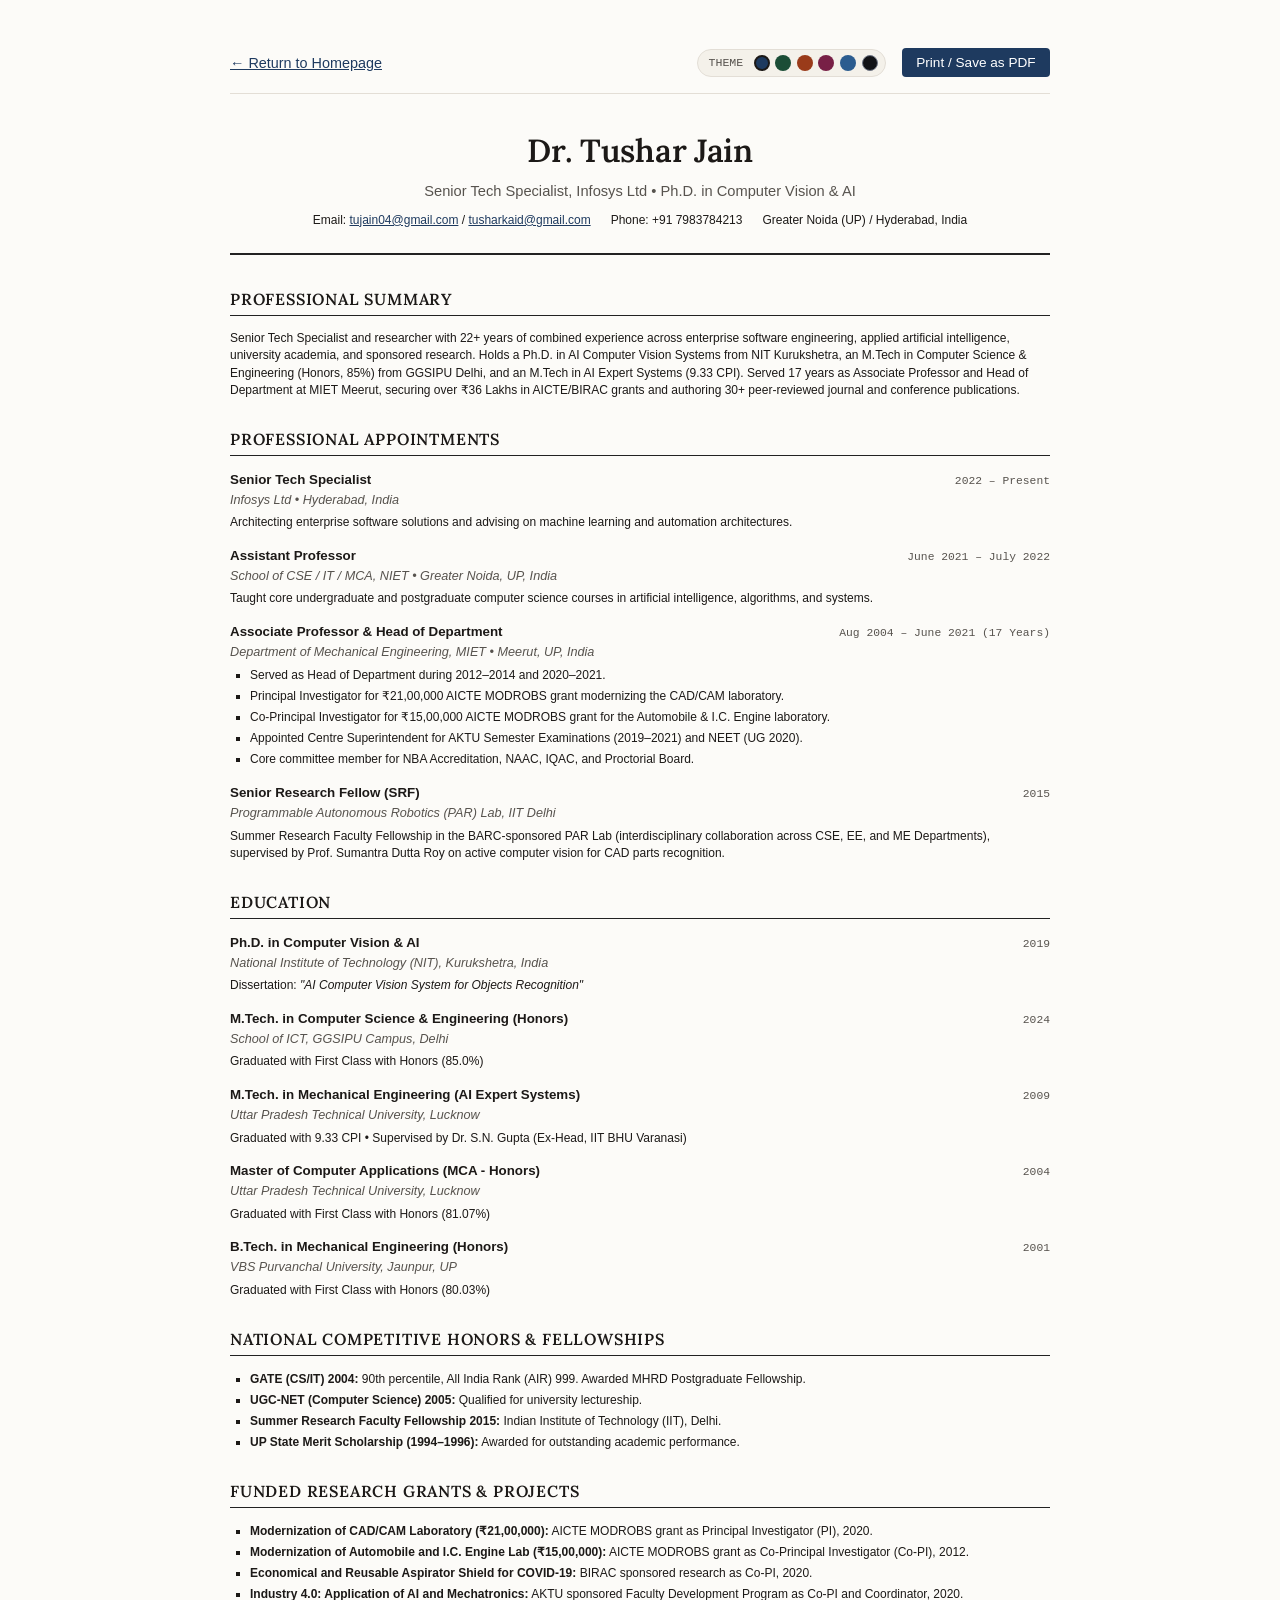
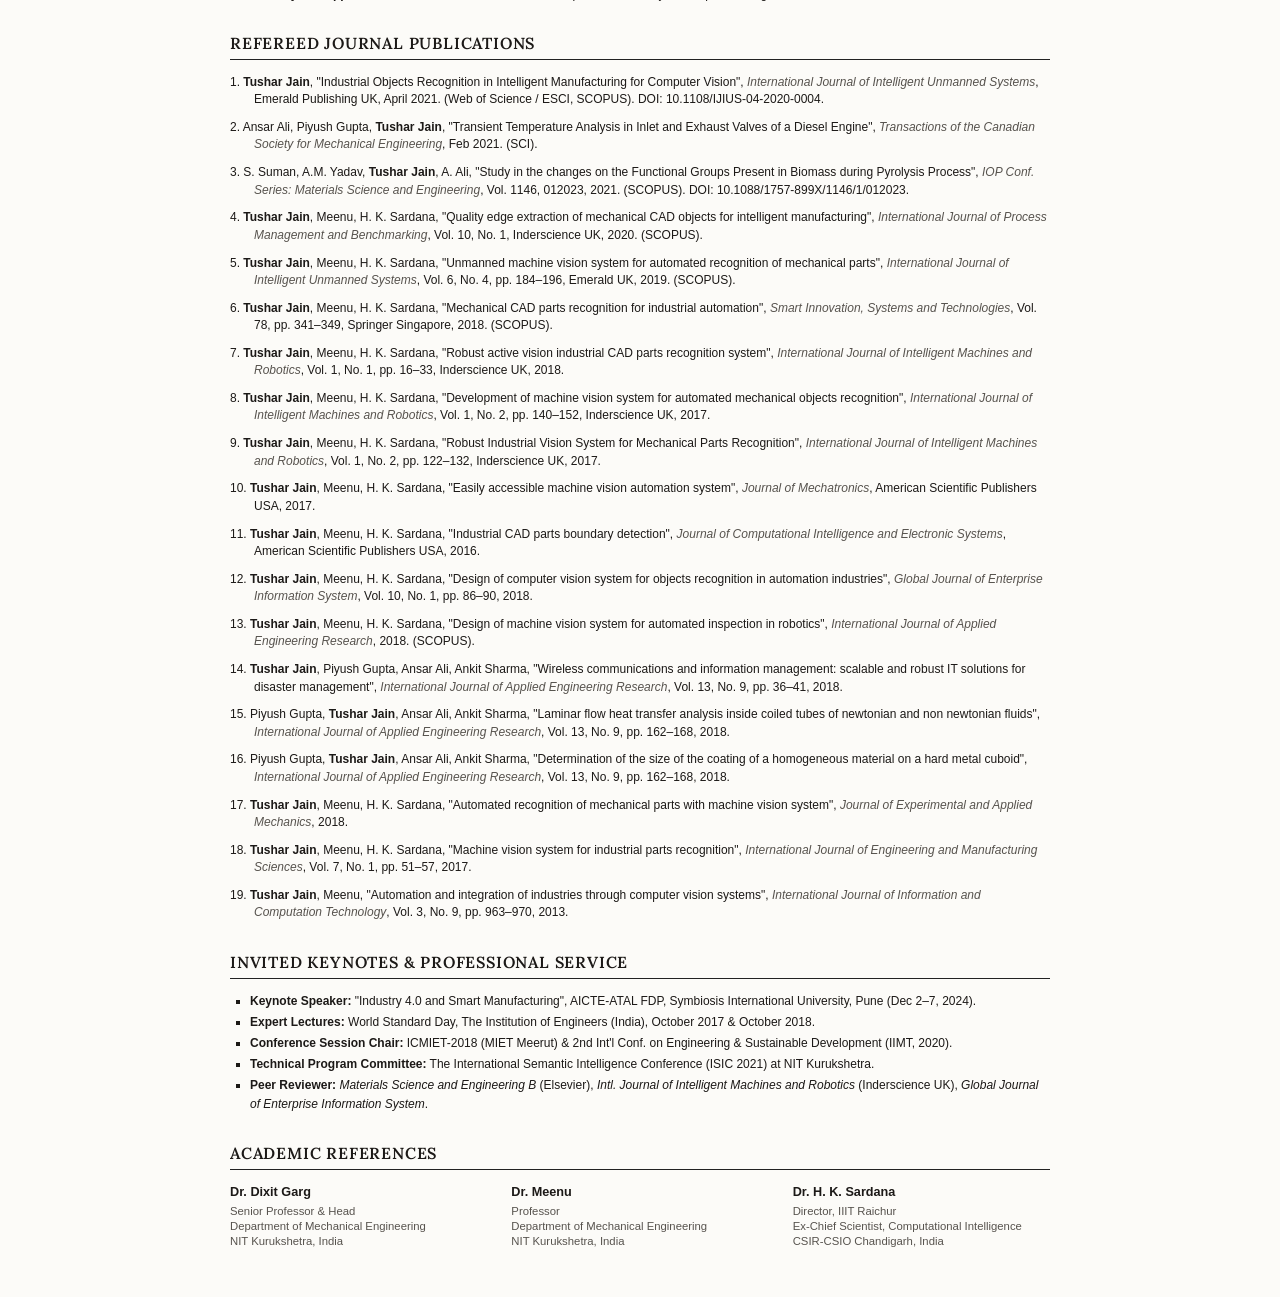
<file: cv.html>
<!DOCTYPE html>
<html lang="en" data-palette="oxford">
<head>
  <meta charset="UTF-8" />
  <meta name="viewport" content="width=device-width, initial-scale=1.0" />
  <title>Curriculum Vitae — Dr. Tushar Jain, Ph.D.</title>
  
  <link rel="icon" type="image/svg+xml" href="assets/favicon.svg" />
  <link rel="preconnect" href="https://fonts.googleapis.com" />
  <link rel="preconnect" href="https://fonts.gstatic.com" crossorigin />
  <link href="https://fonts.googleapis.com/css2?family=Lora:ital,wght@0,400;0,500;0,600;1,400;1,500&display=swap" rel="stylesheet" />

  <style>
    /* 1. Oxford Navy (Default) */
    :root, [data-palette="oxford"] {
      --bg: #fcfbf8;
      --bg-alt: #f4f1ea;
      --text: #1c1917;
      --text-muted: #57534e;
      --border: #e3ded6;
      --border-dark: #222222;
      --accent: #1e3a5f;
      --accent-tint: #eaf1f8;
    }
    /* 2. Cambridge Green */
    [data-palette="cambridge"] {
      --bg: #faf9f5;
      --bg-alt: #f0eee4;
      --text: #18201a;
      --text-muted: #4b5950;
      --border: #ded9cc;
      --border-dark: #1b4d36;
      --accent: #1b4d36;
      --accent-tint: #edf5f1;
    }
    /* 3. Tuscan Terracotta */
    [data-palette="terracotta"] {
      --bg: #faf7f2;
      --bg-alt: #f2ece4;
      --text: #261c16;
      --text-muted: #6b584d;
      --border: #e5dad0;
      --border-dark: #9a3b1a;
      --accent: #9a3b1a;
      --accent-tint: #faeee7;
    }
    /* 4. Velvet Wine */
    [data-palette="wine"] {
      --bg: #faf7f8;
      --bg-alt: #f3ebef;
      --text: #22161c;
      --text-muted: #6b515d;
      --border: #e4d7de;
      --border-dark: #782046;
      --accent: #782046;
      --accent-tint: #f8edf2;
    }
    /* 5. Nordic Slate */
    [data-palette="slate"] {
      --bg: #f8f9fa;
      --bg-alt: #eceff2;
      --text: #191e24;
      --text-muted: #5a6472;
      --border: #d8dee4;
      --border-dark: #2b5c8f;
      --accent: #2b5c8f;
      --accent-tint: #ebf2f8;
    }
    /* 6. Midnight Obsidian */
    [data-palette="obsidian"] {
      --bg: #121316;
      --bg-alt: #1a1c22;
      --text: #f1f3f7;
      --text-muted: #9da3b0;
      --border: #282b34;
      --border-dark: #4d5363;
      --accent: #60a5fa;
      --accent-tint: #1e2430;
    }

    *, *::before, *::after {
      box-sizing: border-box;
      margin: 0;
      padding: 0;
    }

    body {
      background: var(--bg);
      color: var(--text);
      font-family: -apple-system, BlinkMacSystemFont, "Segoe UI", Roboto, Helvetica, Arial, sans-serif;
      font-size: 10pt;
      line-height: 1.55;
      padding: 3rem 1.5rem;
      transition: background 0.2s ease, color 0.2s ease;
    }

    .cv-container {
      max-width: 820px;
      margin: 0 auto;
    }

    /* CV Top Actions */
    .cv-actions {
      display: flex;
      justify-content: space-between;
      align-items: center;
      margin-bottom: 2rem;
      padding-bottom: 1rem;
      border-bottom: 1px solid var(--border);
      flex-wrap: wrap;
      gap: 1rem;
    }

    .cv-actions a {
      color: var(--accent);
      text-decoration: underline;
      font-size: 0.9rem;
    }

    .cv-right-controls {
      display: flex;
      align-items: center;
      gap: 1rem;
    }

    .btn-print {
      background: var(--accent);
      color: #fff;
      border: none;
      padding: 0.45rem 0.9rem;
      font-size: 0.85rem;
      border-radius: 4px;
      cursor: pointer;
    }

    .btn-print:hover {
      opacity: 0.9;
    }

    /* Palette switcher */
    .palette-picker {
      display: flex;
      align-items: center;
      gap: 0.35rem;
      background: var(--bg-alt);
      padding: 0.25rem 0.45rem;
      border-radius: 20px;
      border: 1px solid var(--border);
    }

    .palette-picker-label {
      font-size: 0.725rem;
      color: var(--text-muted);
      font-family: monospace;
      padding: 0 0.3rem 0 0.2rem;
      text-transform: uppercase;
    }

    .palette-swatch-btn {
      width: 16px;
      height: 16px;
      border-radius: 50%;
      border: 2px solid transparent;
      cursor: pointer;
      padding: 0;
    }

    .palette-swatch-btn.active {
      border-color: var(--text);
    }

    .swatch-oxford { background: #1e3a5f; }
    .swatch-cambridge { background: #1b4d36; }
    .swatch-terracotta { background: #9a3b1a; }
    .swatch-wine { background: #782046; }
    .swatch-slate { background: #2b5c8f; }
    .swatch-obsidian { background: #121316; border: 1px solid #707684; }

    /* CV Header */
    .cv-header {
      text-align: center;
      margin-bottom: 2rem;
      padding-bottom: 1.5rem;
      border-bottom: 2px solid var(--border-dark);
    }

    .cv-name {
      font-family: 'Lora', Georgia, serif;
      font-size: 24pt;
      font-weight: 600;
      letter-spacing: -0.01em;
      margin-bottom: 0.25rem;
      color: var(--text);
    }

    .cv-role {
      font-size: 11pt;
      color: var(--text-muted);
      margin-bottom: 0.5rem;
    }

    .cv-meta {
      font-size: 9pt;
      color: var(--text);
      display: flex;
      justify-content: center;
      flex-wrap: wrap;
      gap: 1.25rem;
    }

    .cv-meta a {
      color: var(--accent);
      text-decoration: underline;
    }

    /* Section Headings */
    h2.cv-sec-heading {
      font-family: 'Lora', Georgia, serif;
      font-size: 12pt;
      font-weight: 600;
      text-transform: uppercase;
      letter-spacing: 0.05em;
      border-bottom: 1px solid var(--border-dark);
      padding-bottom: 0.2rem;
      margin-top: 1.75rem;
      margin-bottom: 0.85rem;
      color: var(--text);
    }

    /* Content Layout */
    .cv-entry {
      margin-bottom: 0.9rem;
    }

    .cv-entry-row {
      display: flex;
      justify-content: space-between;
      align-items: baseline;
    }

    .cv-entry-title {
      font-weight: 600;
      font-size: 10pt;
      color: var(--text);
    }

    .cv-entry-date {
      font-family: monospace;
      font-size: 8.5pt;
      color: var(--text-muted);
    }

    .cv-entry-sub {
      font-style: italic;
      color: var(--text-muted);
      font-size: 9.5pt;
      margin-bottom: 0.25rem;
    }

    .cv-entry-desc {
      font-size: 9pt;
      color: var(--text);
      line-height: 1.45;
    }

    ul.cv-bullets {
      list-style: square;
      padding-left: 1.25rem;
      margin-top: 0.25rem;
      font-size: 9pt;
      color: var(--text);
    }

    ul.cv-bullets li {
      margin-bottom: 0.15rem;
    }

    /* Publications List */
    .cv-pub-item {
      font-size: 9pt;
      line-height: 1.45;
      margin-bottom: 0.65rem;
      padding-left: 1.5rem;
      text-indent: -1.5rem;
      color: var(--text);
    }

    .cv-pub-item em {
      font-style: italic;
      color: var(--text-muted);
    }

    .cv-pub-item a {
      color: var(--accent);
      text-decoration: underline;
    }

    /* References */
    .cv-ref-grid {
      display: grid;
      grid-template-columns: repeat(3, 1fr);
      gap: 1.5rem;
      margin-top: 0.5rem;
    }

    .cv-ref-box {
      font-size: 8.5pt;
      line-height: 1.35;
      color: var(--text-muted);
    }

    .cv-ref-box strong {
      display: block;
      font-size: 9.5pt;
      margin-bottom: 0.15rem;
      color: var(--text);
    }

    @media print {
      body {
        padding: 0 !important;
        background: #fff !important;
        color: #000 !important;
      }
      .cv-actions {
        display: none !important;
      }
      a {
        color: #000 !important;
        text-decoration: none !important;
      }
    }
  </style>
</head>
<body>

  <div class="cv-container">
    
    <div class="cv-actions">
      <a href="index.html">&larr; Return to Homepage</a>
      
      <div class="cv-right-controls">
        <div class="palette-picker" role="radiogroup" aria-label="Color Palette">
          <span class="palette-picker-label">Theme</span>
          <button type="button" class="palette-swatch-btn swatch-oxford active" data-palette-set="oxford" title="Oxford Navy"></button>
          <button type="button" class="palette-swatch-btn swatch-cambridge" data-palette-set="cambridge" title="Cambridge Green"></button>
          <button type="button" class="palette-swatch-btn swatch-terracotta" data-palette-set="terracotta" title="Terracotta"></button>
          <button type="button" class="palette-swatch-btn swatch-wine" data-palette-set="wine" title="Wine"></button>
          <button type="button" class="palette-swatch-btn swatch-slate" data-palette-set="slate" title="Slate"></button>
          <button type="button" class="palette-swatch-btn swatch-obsidian" data-palette-set="obsidian" title="Obsidian Dark"></button>
        </div>

        <button class="btn-print" onclick="window.print()">Print / Save as PDF</button>
      </div>
    </div>

    <header class="cv-header">
      <h1 class="cv-name">Dr. Tushar Jain</h1>
      <div class="cv-role">Senior Tech Specialist, Infosys Ltd &bull; Ph.D. in Computer Vision &amp; AI</div>
      <div class="cv-meta">
        <span>Email: <a href="mailto:tujain04@gmail.com">tujain04@gmail.com</a> / <a href="mailto:tusharkaid@gmail.com">tusharkaid@gmail.com</a></span>
        <span>Phone: +91 7983784213</span>
        <span>Greater Noida (UP) / Hyderabad, India</span>
      </div>
    </header>

    <!-- Professional Summary -->
    <section>
      <h2 class="cv-sec-heading">Professional Summary</h2>
      <p class="cv-entry-desc">
        Senior Tech Specialist and researcher with 22+ years of combined experience across enterprise software engineering, applied artificial intelligence, university academia, and sponsored research. Holds a Ph.D. in AI Computer Vision Systems from NIT Kurukshetra, an M.Tech in Computer Science &amp; Engineering (Honors, 85%) from GGSIPU Delhi, and an M.Tech in AI Expert Systems (9.33 CPI). Served 17 years as Associate Professor and Head of Department at MIET Meerut, securing over ₹36 Lakhs in AICTE/BIRAC grants and authoring 30+ peer-reviewed journal and conference publications.
      </p>
    </section>

    <!-- Professional Experience -->
    <section>
      <h2 class="cv-sec-heading">Professional Appointments</h2>

      <div class="cv-entry">
        <div class="cv-entry-row">
          <span class="cv-entry-title">Senior Tech Specialist</span>
          <span class="cv-entry-date">2022 &ndash; Present</span>
        </div>
        <div class="cv-entry-sub">Infosys Ltd &bull; Hyderabad, India</div>
        <div class="cv-entry-desc">
          Architecting enterprise software solutions and advising on machine learning and automation architectures.
        </div>
      </div>

      <div class="cv-entry">
        <div class="cv-entry-row">
          <span class="cv-entry-title">Assistant Professor</span>
          <span class="cv-entry-date">June 2021 &ndash; July 2022</span>
        </div>
        <div class="cv-entry-sub">School of CSE / IT / MCA, NIET &bull; Greater Noida, UP, India</div>
        <div class="cv-entry-desc">
          Taught core undergraduate and postgraduate computer science courses in artificial intelligence, algorithms, and systems.
        </div>
      </div>

      <div class="cv-entry">
        <div class="cv-entry-row">
          <span class="cv-entry-title">Associate Professor &amp; Head of Department</span>
          <span class="cv-entry-date">Aug 2004 &ndash; June 2021 (17 Years)</span>
        </div>
        <div class="cv-entry-sub">Department of Mechanical Engineering, MIET &bull; Meerut, UP, India</div>
        <ul class="cv-bullets">
          <li>Served as Head of Department during 2012&ndash;2014 and 2020&ndash;2021.</li>
          <li>Principal Investigator for ₹21,00,000 AICTE MODROBS grant modernizing the CAD/CAM laboratory.</li>
          <li>Co-Principal Investigator for ₹15,00,000 AICTE MODROBS grant for the Automobile &amp; I.C. Engine laboratory.</li>
          <li>Appointed Centre Superintendent for AKTU Semester Examinations (2019&ndash;2021) and NEET (UG 2020).</li>
          <li>Core committee member for NBA Accreditation, NAAC, IQAC, and Proctorial Board.</li>
        </ul>
      </div>

      <div class="cv-entry">
        <div class="cv-entry-row">
          <span class="cv-entry-title">Senior Research Fellow (SRF)</span>
          <span class="cv-entry-date">2015</span>
        </div>
        <div class="cv-entry-sub">Programmable Autonomous Robotics (PAR) Lab, IIT Delhi</div>
        <div class="cv-entry-desc">
          Summer Research Faculty Fellowship in the BARC-sponsored PAR Lab (interdisciplinary collaboration across CSE, EE, and ME Departments), supervised by Prof. Sumantra Dutta Roy on active computer vision for CAD parts recognition.
        </div>
      </div>
    </section>

    <!-- Education -->
    <section>
      <h2 class="cv-sec-heading">Education</h2>

      <div class="cv-entry">
        <div class="cv-entry-row">
          <span class="cv-entry-title">Ph.D. in Computer Vision &amp; AI</span>
          <span class="cv-entry-date">2019</span>
        </div>
        <div class="cv-entry-sub">National Institute of Technology (NIT), Kurukshetra, India</div>
        <div class="cv-entry-desc">
          Dissertation: <em>"AI Computer Vision System for Objects Recognition"</em>
        </div>
      </div>

      <div class="cv-entry">
        <div class="cv-entry-row">
          <span class="cv-entry-title">M.Tech. in Computer Science &amp; Engineering (Honors)</span>
          <span class="cv-entry-date">2024</span>
        </div>
        <div class="cv-entry-sub">School of ICT, GGSIPU Campus, Delhi</div>
        <div class="cv-entry-desc">Graduated with First Class with Honors (85.0%)</div>
      </div>

      <div class="cv-entry">
        <div class="cv-entry-row">
          <span class="cv-entry-title">M.Tech. in Mechanical Engineering (AI Expert Systems)</span>
          <span class="cv-entry-date">2009</span>
        </div>
        <div class="cv-entry-sub">Uttar Pradesh Technical University, Lucknow</div>
        <div class="cv-entry-desc">Graduated with 9.33 CPI &bull; Supervised by Dr. S.N. Gupta (Ex-Head, IIT BHU Varanasi)</div>
      </div>

      <div class="cv-entry">
        <div class="cv-entry-row">
          <span class="cv-entry-title">Master of Computer Applications (MCA - Honors)</span>
          <span class="cv-entry-date">2004</span>
        </div>
        <div class="cv-entry-sub">Uttar Pradesh Technical University, Lucknow</div>
        <div class="cv-entry-desc">Graduated with First Class with Honors (81.07%)</div>
      </div>

      <div class="cv-entry">
        <div class="cv-entry-row">
          <span class="cv-entry-title">B.Tech. in Mechanical Engineering (Honors)</span>
          <span class="cv-entry-date">2001</span>
        </div>
        <div class="cv-entry-sub">VBS Purvanchal University, Jaunpur, UP</div>
        <div class="cv-entry-desc">Graduated with First Class with Honors (80.03%)</div>
      </div>
    </section>

    <!-- National Honors -->
    <section>
      <h2 class="cv-sec-heading">National Competitive Honors &amp; Fellowships</h2>
      <ul class="cv-bullets">
        <li><strong>GATE (CS/IT) 2004:</strong> 90th percentile, All India Rank (AIR) 999. Awarded MHRD Postgraduate Fellowship.</li>
        <li><strong>UGC-NET (Computer Science) 2005:</strong> Qualified for university lectureship.</li>
        <li><strong>Summer Research Faculty Fellowship 2015:</strong> Indian Institute of Technology (IIT), Delhi.</li>
        <li><strong>UP State Merit Scholarship (1994&ndash;1996):</strong> Awarded for outstanding academic performance.</li>
      </ul>
    </section>

    <!-- Sponsored Research Grants -->
    <section>
      <h2 class="cv-sec-heading">Funded Research Grants &amp; Projects</h2>
      <ul class="cv-bullets">
        <li><strong>Modernization of CAD/CAM Laboratory (₹21,00,000):</strong> AICTE MODROBS grant as Principal Investigator (PI), 2020.</li>
        <li><strong>Modernization of Automobile and I.C. Engine Lab (₹15,00,000):</strong> AICTE MODROBS grant as Co-Principal Investigator (Co-PI), 2012.</li>
        <li><strong>Economical and Reusable Aspirator Shield for COVID-19:</strong> BIRAC sponsored research as Co-PI, 2020.</li>
        <li><strong>Industry 4.0: Application of AI and Mechatronics:</strong> AKTU sponsored Faculty Development Program as Co-PI and Coordinator, 2020.</li>
      </ul>
    </section>

    <!-- Refereed Journal Publications -->
    <section>
      <h2 class="cv-sec-heading">Refereed Journal Publications</h2>

      <div class="cv-pub-item">
        1. <strong>Tushar Jain</strong>, "Industrial Objects Recognition in Intelligent Manufacturing for Computer Vision", <em>International Journal of Intelligent Unmanned Systems</em>, Emerald Publishing UK, April 2021. (Web of Science / ESCI, SCOPUS). DOI: 10.1108/IJIUS-04-2020-0004.
      </div>
      <div class="cv-pub-item">
        2. Ansar Ali, Piyush Gupta, <strong>Tushar Jain</strong>, "Transient Temperature Analysis in Inlet and Exhaust Valves of a Diesel Engine", <em>Transactions of the Canadian Society for Mechanical Engineering</em>, Feb 2021. (SCI).
      </div>
      <div class="cv-pub-item">
        3. S. Suman, A.M. Yadav, <strong>Tushar Jain</strong>, A. Ali, "Study in the changes on the Functional Groups Present in Biomass during Pyrolysis Process", <em>IOP Conf. Series: Materials Science and Engineering</em>, Vol. 1146, 012023, 2021. (SCOPUS). DOI: 10.1088/1757-899X/1146/1/012023.
      </div>
      <div class="cv-pub-item">
        4. <strong>Tushar Jain</strong>, Meenu, H. K. Sardana, "Quality edge extraction of mechanical CAD objects for intelligent manufacturing", <em>International Journal of Process Management and Benchmarking</em>, Vol. 10, No. 1, Inderscience UK, 2020. (SCOPUS).
      </div>
      <div class="cv-pub-item">
        5. <strong>Tushar Jain</strong>, Meenu, H. K. Sardana, "Unmanned machine vision system for automated recognition of mechanical parts", <em>International Journal of Intelligent Unmanned Systems</em>, Vol. 6, No. 4, pp. 184–196, Emerald UK, 2019. (SCOPUS).
      </div>
      <div class="cv-pub-item">
        6. <strong>Tushar Jain</strong>, Meenu, H. K. Sardana, "Mechanical CAD parts recognition for industrial automation", <em>Smart Innovation, Systems and Technologies</em>, Vol. 78, pp. 341–349, Springer Singapore, 2018. (SCOPUS).
      </div>
      <div class="cv-pub-item">
        7. <strong>Tushar Jain</strong>, Meenu, H. K. Sardana, "Robust active vision industrial CAD parts recognition system", <em>International Journal of Intelligent Machines and Robotics</em>, Vol. 1, No. 1, pp. 16–33, Inderscience UK, 2018.
      </div>
      <div class="cv-pub-item">
        8. <strong>Tushar Jain</strong>, Meenu, H. K. Sardana, "Development of machine vision system for automated mechanical objects recognition", <em>International Journal of Intelligent Machines and Robotics</em>, Vol. 1, No. 2, pp. 140–152, Inderscience UK, 2017.
      </div>
      <div class="cv-pub-item">
        9. <strong>Tushar Jain</strong>, Meenu, H. K. Sardana, "Robust Industrial Vision System for Mechanical Parts Recognition", <em>International Journal of Intelligent Machines and Robotics</em>, Vol. 1, No. 2, pp. 122–132, Inderscience UK, 2017.
      </div>
      <div class="cv-pub-item">
        10. <strong>Tushar Jain</strong>, Meenu, H. K. Sardana, "Easily accessible machine vision automation system", <em>Journal of Mechatronics</em>, American Scientific Publishers USA, 2017.
      </div>
      <div class="cv-pub-item">
        11. <strong>Tushar Jain</strong>, Meenu, H. K. Sardana, "Industrial CAD parts boundary detection", <em>Journal of Computational Intelligence and Electronic Systems</em>, American Scientific Publishers USA, 2016.
      </div>
      <div class="cv-pub-item">
        12. <strong>Tushar Jain</strong>, Meenu, H. K. Sardana, "Design of computer vision system for objects recognition in automation industries", <em>Global Journal of Enterprise Information System</em>, Vol. 10, No. 1, pp. 86–90, 2018.
      </div>
      <div class="cv-pub-item">
        13. <strong>Tushar Jain</strong>, Meenu, H. K. Sardana, "Design of machine vision system for automated inspection in robotics", <em>International Journal of Applied Engineering Research</em>, 2018. (SCOPUS).
      </div>
      <div class="cv-pub-item">
        14. <strong>Tushar Jain</strong>, Piyush Gupta, Ansar Ali, Ankit Sharma, "Wireless communications and information management: scalable and robust IT solutions for disaster management", <em>International Journal of Applied Engineering Research</em>, Vol. 13, No. 9, pp. 36–41, 2018.
      </div>
      <div class="cv-pub-item">
        15. Piyush Gupta, <strong>Tushar Jain</strong>, Ansar Ali, Ankit Sharma, "Laminar flow heat transfer analysis inside coiled tubes of newtonian and non newtonian fluids", <em>International Journal of Applied Engineering Research</em>, Vol. 13, No. 9, pp. 162–168, 2018.
      </div>
      <div class="cv-pub-item">
        16. Piyush Gupta, <strong>Tushar Jain</strong>, Ansar Ali, Ankit Sharma, "Determination of the size of the coating of a homogeneous material on a hard metal cuboid", <em>International Journal of Applied Engineering Research</em>, Vol. 13, No. 9, pp. 162–168, 2018.
      </div>
      <div class="cv-pub-item">
        17. <strong>Tushar Jain</strong>, Meenu, H. K. Sardana, "Automated recognition of mechanical parts with machine vision system", <em>Journal of Experimental and Applied Mechanics</em>, 2018.
      </div>
      <div class="cv-pub-item">
        18. <strong>Tushar Jain</strong>, Meenu, H. K. Sardana, "Machine vision system for industrial parts recognition", <em>International Journal of Engineering and Manufacturing Sciences</em>, Vol. 7, No. 1, pp. 51–57, 2017.
      </div>
      <div class="cv-pub-item">
        19. <strong>Tushar Jain</strong>, Meenu, "Automation and integration of industries through computer vision systems", <em>International Journal of Information and Computation Technology</em>, Vol. 3, No. 9, pp. 963–970, 2013.
      </div>
    </section>

    <!-- Keynotes & Service -->
    <section>
      <h2 class="cv-sec-heading">Invited Keynotes &amp; Professional Service</h2>
      <ul class="cv-bullets">
        <li><strong>Keynote Speaker:</strong> "Industry 4.0 and Smart Manufacturing", AICTE-ATAL FDP, Symbiosis International University, Pune (Dec 2–7, 2024).</li>
        <li><strong>Expert Lectures:</strong> World Standard Day, The Institution of Engineers (India), October 2017 &amp; October 2018.</li>
        <li><strong>Conference Session Chair:</strong> ICMIET-2018 (MIET Meerut) &amp; 2nd Int'l Conf. on Engineering &amp; Sustainable Development (IIMT, 2020).</li>
        <li><strong>Technical Program Committee:</strong> The International Semantic Intelligence Conference (ISIC 2021) at NIT Kurukshetra.</li>
        <li><strong>Peer Reviewer:</strong> <em>Materials Science and Engineering B</em> (Elsevier), <em>Intl. Journal of Intelligent Machines and Robotics</em> (Inderscience UK), <em>Global Journal of Enterprise Information System</em>.</li>
      </ul>
    </section>

    <!-- References -->
    <section>
      <h2 class="cv-sec-heading">Academic References</h2>
      <div class="cv-ref-grid">
        <div class="cv-ref-box">
          <strong>Dr. Dixit Garg</strong>
          Senior Professor &amp; Head<br/>
          Department of Mechanical Engineering<br/>
          NIT Kurukshetra, India
        </div>
        <div class="cv-ref-box">
          <strong>Dr. Meenu</strong>
          Professor<br/>
          Department of Mechanical Engineering<br/>
          NIT Kurukshetra, India
        </div>
        <div class="cv-ref-box">
          <strong>Dr. H. K. Sardana</strong>
          Director, IIIT Raichur<br/>
          Ex-Chief Scientist, Computational Intelligence<br/>
          CSIR-CSIO Chandigarh, India
        </div>
      </div>
    </section>

  </div>

  <script>
    (function() {
      var saved = localStorage.getItem('dr-tushar-palette') || 'oxford';
      applyPalette(saved);

      var buttons = document.querySelectorAll('.palette-swatch-btn');
      buttons.forEach(function(btn) {
        btn.addEventListener('click', function() {
          var target = btn.getAttribute('data-palette-set');
          applyPalette(target);
          localStorage.setItem('dr-tushar-palette', target);
        });
      });

      function applyPalette(name) {
        document.documentElement.setAttribute('data-palette', name);
        buttons.forEach(function(b) {
          if (b.getAttribute('data-palette-set') === name) {
            b.classList.add('active');
          } else {
            b.classList.remove('active');
          }
        });
      }
    })();
  </script>

</body>
</html>
</file>
<file: styles.css>
/* ==========================================================================
   Dr. Tushar Jain - Personal Portfolio & Academic Showcase
   Modern, High-Performance, Accessible & Responsive Stylesheet
   ========================================================================== */

/* --------------------------------------------------------------------------
   Design Tokens & CSS Variables
   -------------------------------------------------------------------------- */
:root {
  /* Color Palette - Dark Mode Default */
  --bg-primary: #0a0f1d;
  --bg-secondary: #0f172a;
  --bg-tertiary: #1e293b;
  --bg-card: rgba(17, 24, 39, 0.75);
  --bg-card-hover: rgba(30, 41, 59, 0.9);
  --bg-glass: rgba(15, 23, 42, 0.85);

  --text-primary: #f8fafc;
  --text-secondary: #94a3b8;
  --text-muted: #64748b;
  --text-accent: #38bdf8;

  --accent-primary: #38bdf8;
  --accent-primary-rgb: 56, 189, 248;
  --accent-secondary: #6366f1;
  --accent-secondary-rgb: 99, 102, 241;
  --accent-tertiary: #a855f7;
  --accent-gradient: linear-gradient(135deg, #38bdf8 0%, #6366f1 50%, #a855f7 100%);
  --accent-glow: rgba(56, 189, 248, 0.25);

  --border-subtle: rgba(255, 255, 255, 0.08);
  --border-active: rgba(56, 189, 248, 0.35);

  --badge-bg: rgba(56, 189, 248, 0.1);
  --badge-text: #38bdf8;
  --badge-border: rgba(56, 189, 248, 0.25);

  --success: #10b981;
  --warning: #f59e0b;
  --info: #0284c7;

  /* Elevation & Shadows */
  --shadow-sm: 0 2px 8px rgba(0, 0, 0, 0.3);
  --shadow-md: 0 8px 24px -4px rgba(0, 0, 0, 0.4);
  --shadow-lg: 0 16px 36px -6px rgba(0, 0, 0, 0.5);
  --shadow-glow: 0 0 30px rgba(56, 189, 248, 0.2);

  /* Typography */
  --font-sans: 'Inter', -apple-system, BlinkMacSystemFont, 'Segoe UI', Roboto, Helvetica, Arial, sans-serif;
  --font-mono: 'JetBrains Mono', 'Fira Code', Consolas, monospace;

  /* Transitions */
  --transition-fast: 150ms cubic-bezier(0.4, 0, 0.2, 1);
  --transition-normal: 250ms cubic-bezier(0.4, 0, 0.2, 1);
  --transition-slow: 400ms cubic-bezier(0.4, 0, 0.2, 1);

  /* Border Radius */
  --radius-sm: 6px;
  --radius-md: 12px;
  --radius-lg: 18px;
  --radius-full: 9999px;

  /* Layout */
  --max-width: 1240px;
  --header-height: 74px;
}

/* Light Theme Overrides */
[data-theme="light"] {
  --bg-primary: #f8fafc;
  --bg-secondary: #ffffff;
  --bg-tertiary: #f1f5f9;
  --bg-card: rgba(255, 255, 255, 0.88);
  --bg-card-hover: #ffffff;
  --bg-glass: rgba(255, 255, 255, 0.88);

  --text-primary: #0f172a;
  --text-secondary: #475569;
  --text-muted: #94a3b8;
  --text-accent: #0284c7;

  --accent-primary: #0284c7;
  --accent-primary-rgb: 2, 132, 199;
  --accent-secondary: #4f46e5;
  --accent-secondary-rgb: 79, 70, 229;
  --accent-tertiary: #9333ea;
  --accent-gradient: linear-gradient(135deg, #0284c7 0%, #4f46e5 50%, #9333ea 100%);
  --accent-glow: rgba(2, 132, 199, 0.2);

  --border-subtle: rgba(15, 23, 42, 0.08);
  --border-active: rgba(2, 132, 199, 0.4);

  --badge-bg: rgba(2, 132, 199, 0.08);
  --badge-text: #0369a1;
  --badge-border: rgba(2, 132, 199, 0.2);

  --shadow-sm: 0 2px 8px rgba(15, 23, 42, 0.05);
  --shadow-md: 0 8px 24px -4px rgba(15, 23, 42, 0.08);
  --shadow-lg: 0 16px 36px -6px rgba(15, 23, 42, 0.12);
  --shadow-glow: 0 0 30px rgba(2, 132, 199, 0.15);
}

/* --------------------------------------------------------------------------
   Reset & Base Styles
   -------------------------------------------------------------------------- */
*, *::before, *::after {
  box-sizing: border-box;
  margin: 0;
  padding: 0;
}

html {
  scroll-behavior: smooth;
  font-size: 16px;
  -webkit-text-size-adjust: 100%;
}

body {
  font-family: var(--font-sans);
  background-color: var(--bg-primary);
  color: var(--text-primary);
  line-height: 1.65;
  overflow-x: hidden;
  transition: background-color var(--transition-normal), color var(--transition-normal);
  position: relative;
  min-height: 100vh;
}

/* Subtle Animated Background Mesh */
body::before {
  content: "";
  position: fixed;
  top: 0;
  left: 0;
  width: 100%;
  height: 100%;
  background: 
    radial-gradient(circle at 15% 20%, rgba(56, 189, 248, 0.08) 0%, transparent 40%),
    radial-gradient(circle at 85% 75%, rgba(99, 102, 241, 0.08) 0%, transparent 40%),
    radial-gradient(circle at 50% 50%, rgba(168, 85, 247, 0.05) 0%, transparent 50%);
  pointer-events: none;
  z-index: -1;
}

img {
  max-width: 100%;
  height: auto;
  display: block;
}

a {
  color: inherit;
  text-decoration: none;
  transition: color var(--transition-fast);
}

button {
  font-family: inherit;
  cursor: pointer;
  border: none;
  background: none;
}

ul, ol {
  list-style: none;
}

.container {
  width: 100%;
  max-width: var(--max-width);
  margin-left: auto;
  margin-right: auto;
  padding-left: 1.5rem;
  padding-right: 1.5rem;
}

/* --------------------------------------------------------------------------
   Typography Utilities
   -------------------------------------------------------------------------- */
.gradient-text {
  background: var(--accent-gradient);
  -webkit-background-clip: text;
  -webkit-text-fill-color: transparent;
  background-clip: text;
}

.section-header {
  text-align: center;
  max-width: 760px;
  margin: 0 auto 3.5rem auto;
}

.section-eyebrow {
  display: inline-flex;
  align-items: center;
  gap: 0.5rem;
  font-family: var(--font-mono);
  font-size: 0.825rem;
  font-weight: 600;
  text-transform: uppercase;
  letter-spacing: 0.08em;
  color: var(--accent-primary);
  background: var(--badge-bg);
  border: 1px solid var(--badge-border);
  padding: 0.35rem 0.85rem;
  border-radius: var(--radius-full);
  margin-bottom: 1rem;
}

.section-title {
  font-size: 2.25rem;
  font-weight: 800;
  letter-spacing: -0.025em;
  margin-bottom: 1rem;
  line-height: 1.25;
}

.section-subtitle {
  font-size: 1.075rem;
  color: var(--text-secondary);
  line-height: 1.6;
}

/* --------------------------------------------------------------------------
   Buttons & Pills
   -------------------------------------------------------------------------- */
.btn {
  display: inline-flex;
  align-items: center;
  justify-content: center;
  gap: 0.6rem;
  font-weight: 600;
  font-size: 0.95rem;
  padding: 0.75rem 1.4rem;
  border-radius: var(--radius-md);
  transition: all var(--transition-fast);
  white-space: nowrap;
}

.btn-primary {
  background: var(--accent-gradient);
  color: #ffffff;
  box-shadow: 0 4px 14px var(--accent-glow);
}

.btn-primary:hover {
  transform: translateY(-2px);
  box-shadow: 0 6px 20px rgba(var(--accent-primary-rgb), 0.4);
}

.btn-secondary {
  background: var(--bg-card);
  color: var(--text-primary);
  border: 1px solid var(--border-subtle);
  backdrop-filter: blur(10px);
}

.btn-secondary:hover {
  background: var(--bg-tertiary);
  border-color: var(--border-active);
  transform: translateY(-2px);
}

.btn-outline {
  border: 1px solid var(--accent-primary);
  color: var(--accent-primary);
  background: transparent;
}

.btn-outline:hover {
  background: var(--badge-bg);
  transform: translateY(-2px);
}

.btn-sm {
  padding: 0.45rem 0.9rem;
  font-size: 0.85rem;
  border-radius: var(--radius-sm);
}

.btn-icon {
  width: 42px;
  height: 42px;
  padding: 0;
  border-radius: var(--radius-full);
  display: inline-flex;
  align-items: center;
  justify-content: center;
  background: var(--bg-card);
  border: 1px solid var(--border-subtle);
  color: var(--text-secondary);
  transition: all var(--transition-fast);
}

.btn-icon:hover {
  color: var(--accent-primary);
  border-color: var(--accent-primary);
  transform: translateY(-2px);
}

/* --------------------------------------------------------------------------
   Navbar & Navigation
   -------------------------------------------------------------------------- */
.navbar {
  position: sticky;
  top: 0;
  width: 100%;
  height: var(--header-height);
  background: var(--bg-glass);
  backdrop-filter: blur(14px);
  -webkit-backdrop-filter: blur(14px);
  border-bottom: 1px solid var(--border-subtle);
  z-index: 1000;
  transition: all var(--transition-normal);
}

.navbar .container {
  display: flex;
  align-items: center;
  justify-content: space-between;
  height: 100%;
}

.nav-brand {
  display: flex;
  align-items: center;
  gap: 0.85rem;
}

.nav-avatar-mini {
  width: 40px;
  height: 40px;
  border-radius: var(--radius-full);
  object-fit: cover;
  border: 2px solid var(--accent-primary);
}

.brand-text {
  display: flex;
  flex-direction: column;
}

.brand-name {
  font-weight: 700;
  font-size: 1.05rem;
  color: var(--text-primary);
  letter-spacing: -0.01em;
}

.brand-title {
  font-size: 0.75rem;
  font-family: var(--font-mono);
  color: var(--text-muted);
}

.nav-links {
  display: flex;
  align-items: center;
  gap: 1.75rem;
}

.nav-link {
  font-size: 0.925rem;
  font-weight: 500;
  color: var(--text-secondary);
  transition: color var(--transition-fast);
  position: relative;
  padding: 0.35rem 0;
}

.nav-link:hover, .nav-link.active {
  color: var(--accent-primary);
}

.nav-link::after {
  content: "";
  position: absolute;
  bottom: -2px;
  left: 0;
  width: 0%;
  height: 2px;
  background: var(--accent-gradient);
  transition: width var(--transition-fast);
  border-radius: var(--radius-full);
}

.nav-link:hover::after, .nav-link.active::after {
  width: 100%;
}

.nav-actions {
  display: flex;
  align-items: center;
  gap: 0.75rem;
}

.theme-toggle {
  background: var(--bg-card);
  border: 1px solid var(--border-subtle);
  color: var(--text-secondary);
  width: 40px;
  height: 40px;
  border-radius: var(--radius-full);
  display: flex;
  align-items: center;
  justify-content: center;
  transition: all var(--transition-fast);
}

.theme-toggle:hover {
  color: var(--accent-primary);
  border-color: var(--accent-primary);
  transform: rotate(15deg);
}

.theme-toggle svg {
  width: 19px;
  height: 19px;
}

.nav-hamburger {
  display: none;
  flex-direction: column;
  justify-content: space-between;
  width: 28px;
  height: 20px;
  background: none;
  border: none;
  cursor: pointer;
  padding: 0;
}

.nav-hamburger span {
  display: block;
  height: 2px;
  width: 100%;
  background: var(--text-primary);
  border-radius: 2px;
  transition: all var(--transition-fast);
}

/* Mobile Drawer */
.mobile-nav {
  position: fixed;
  top: var(--header-height);
  left: 0;
  width: 100%;
  background: var(--bg-secondary);
  border-bottom: 1px solid var(--border-subtle);
  padding: 1.5rem;
  display: none;
  flex-direction: column;
  gap: 1.25rem;
  box-shadow: var(--shadow-lg);
  z-index: 999;
}

.mobile-nav.open {
  display: flex;
}

.mobile-nav .nav-link {
  font-size: 1.05rem;
  padding: 0.5rem 0;
}

/* --------------------------------------------------------------------------
   Hero Section
   -------------------------------------------------------------------------- */
.hero {
  padding: 5rem 0 4rem 0;
  position: relative;
}

.hero-grid {
  display: grid;
  grid-template-columns: 1.25fr 0.95fr;
  align-items: center;
  gap: 3.5rem;
}

.hero-content {
  display: flex;
  flex-direction: column;
  align-items: flex-start;
}

.hero-badge {
  display: inline-flex;
  align-items: center;
  gap: 0.5rem;
  padding: 0.4rem 0.95rem;
  background: rgba(56, 189, 248, 0.08);
  border: 1px solid rgba(56, 189, 248, 0.25);
  border-radius: var(--radius-full);
  font-family: var(--font-mono);
  font-size: 0.85rem;
  font-weight: 600;
  color: var(--accent-primary);
  margin-bottom: 1.5rem;
  animation: pulse-glow 3s infinite ease-in-out;
}

@keyframes pulse-glow {
  0%, 100% { box-shadow: 0 0 0 rgba(56, 189, 248, 0); }
  50% { box-shadow: 0 0 16px rgba(56, 189, 248, 0.25); }
}

.hero-title {
  font-size: 3.5rem;
  font-weight: 800;
  letter-spacing: -0.03em;
  line-height: 1.15;
  margin-bottom: 0.75rem;
}

.hero-role {
  font-size: 1.35rem;
  font-weight: 600;
  color: var(--text-secondary);
  margin-bottom: 1.25rem;
  line-height: 1.4;
}

.hero-role strong {
  color: var(--text-primary);
}

.hero-bio {
  font-size: 1.05rem;
  color: var(--text-secondary);
  line-height: 1.7;
  margin-bottom: 2rem;
  max-width: 620px;
}

.hero-highlights {
  display: flex;
  flex-wrap: wrap;
  gap: 0.6rem;
  margin-bottom: 2rem;
}

.highlight-tag {
  display: inline-flex;
  align-items: center;
  gap: 0.35rem;
  padding: 0.35rem 0.75rem;
  background: var(--bg-tertiary);
  border: 1px solid var(--border-subtle);
  border-radius: var(--radius-sm);
  font-size: 0.825rem;
  color: var(--text-secondary);
  font-family: var(--font-mono);
}

.hero-cta {
  display: flex;
  align-items: center;
  flex-wrap: wrap;
  gap: 1rem;
  margin-bottom: 2rem;
}

.hero-contact-quick {
  display: flex;
  align-items: center;
  flex-wrap: wrap;
  gap: 1.5rem;
  font-size: 0.9rem;
  color: var(--text-secondary);
  padding-top: 1.5rem;
  border-top: 1px solid var(--border-subtle);
  width: 100%;
}

.contact-quick-item {
  display: flex;
  align-items: center;
  gap: 0.5rem;
  transition: color var(--transition-fast);
}

.contact-quick-item:hover {
  color: var(--accent-primary);
}

/* Hero Visual / Avatar Card */
.hero-visual {
  position: relative;
  display: flex;
  justify-content: center;
  align-items: center;
}

.avatar-card-wrapper {
  position: relative;
  width: 100%;
  max-width: 420px;
}

.avatar-glow {
  position: absolute;
  top: 50%;
  left: 50%;
  transform: translate(-50%, -50%);
  width: 105%;
  height: 105%;
  background: var(--accent-gradient);
  filter: blur(35px);
  opacity: 0.35;
  border-radius: 28px;
  z-index: 0;
}

.avatar-card {
  position: relative;
  background: var(--bg-card);
  backdrop-filter: blur(12px);
  border: 1px solid var(--border-subtle);
  border-radius: 24px;
  padding: 1.25rem;
  box-shadow: var(--shadow-lg);
  z-index: 1;
  overflow: hidden;
  transition: transform var(--transition-normal);
}

.avatar-card:hover {
  transform: translateY(-4px);
  border-color: var(--border-active);
}

.avatar-img-frame {
  position: relative;
  width: 100%;
  aspect-ratio: 1 / 1.05;
  border-radius: 18px;
  overflow: hidden;
  background: #000;
}

.avatar-img {
  width: 100%;
  height: 100%;
  object-fit: cover;
  object-position: center top;
  transition: transform var(--transition-slow);
}

.avatar-card:hover .avatar-img {
  transform: scale(1.03);
}

.avatar-card-info {
  margin-top: 1.25rem;
  display: flex;
  align-items: center;
  justify-content: space-between;
}

.avatar-card-title {
  font-weight: 700;
  font-size: 1.05rem;
  color: var(--text-primary);
}

.avatar-card-sub {
  font-size: 0.8rem;
  font-family: var(--font-mono);
  color: var(--accent-primary);
}

/* Floating Status Pills */
.floating-pill {
  position: absolute;
  background: var(--bg-card);
  backdrop-filter: blur(14px);
  border: 1px solid var(--border-subtle);
  padding: 0.65rem 1rem;
  border-radius: var(--radius-full);
  box-shadow: var(--shadow-md);
  display: flex;
  align-items: center;
  gap: 0.65rem;
  font-size: 0.825rem;
  font-weight: 600;
  z-index: 2;
  animation: float 6s ease-in-out infinite;
}

.floating-pill.pill-top {
  top: -15px;
  right: -15px;
  animation-delay: 0s;
}

.floating-pill.pill-bottom {
  bottom: 25px;
  left: -25px;
  animation-delay: 3s;
}

.pill-icon {
  width: 28px;
  height: 28px;
  border-radius: var(--radius-full);
  display: flex;
  align-items: center;
  justify-content: center;
  font-size: 0.85rem;
}

.pill-top .pill-icon {
  background: rgba(16, 185, 129, 0.15);
  color: var(--success);
}

.pill-bottom .pill-icon {
  background: rgba(56, 189, 248, 0.15);
  color: var(--accent-primary);
}

@keyframes float {
  0%, 100% { transform: translateY(0); }
  50% { transform: translateY(-10px); }
}

/* --------------------------------------------------------------------------
   Metrics & Stats Counter Section
   -------------------------------------------------------------------------- */
.metrics-section {
  padding: 2.5rem 0;
  position: relative;
  z-index: 10;
}

.metrics-bar {
  background: var(--bg-card);
  backdrop-filter: blur(14px);
  border: 1px solid var(--border-subtle);
  border-radius: var(--radius-lg);
  padding: 2rem 2.5rem;
  box-shadow: var(--shadow-md);
  display: grid;
  grid-template-columns: repeat(6, 1fr);
  gap: 1.5rem;
  text-align: center;
}

.metric-item {
  display: flex;
  flex-direction: column;
  align-items: center;
  border-right: 1px solid var(--border-subtle);
}

.metric-item:last-child {
  border-right: none;
}

.metric-value {
  font-size: 2.25rem;
  font-weight: 800;
  letter-spacing: -0.02em;
  background: var(--accent-gradient);
  -webkit-background-clip: text;
  -webkit-text-fill-color: transparent;
  line-height: 1.1;
  margin-bottom: 0.35rem;
}

.metric-label {
  font-size: 0.825rem;
  font-weight: 500;
  color: var(--text-secondary);
  line-height: 1.35;
}

/* --------------------------------------------------------------------------
   About Section & Domains
   -------------------------------------------------------------------------- */
.section {
  padding: 5.5rem 0;
  position: relative;
}

.about-grid {
  display: grid;
  grid-template-columns: 1.2fr 0.8fr;
  gap: 3.5rem;
  align-items: start;
}

.about-text p {
  font-size: 1.05rem;
  color: var(--text-secondary);
  margin-bottom: 1.4rem;
  line-height: 1.75;
}

.about-text strong {
  color: var(--text-primary);
}

.domains-grid {
  display: grid;
  grid-template-columns: repeat(2, 1fr);
  gap: 1rem;
  margin-top: 2rem;
}

.domain-card {
  background: var(--bg-card);
  border: 1px solid var(--border-subtle);
  border-radius: var(--radius-md);
  padding: 1.15rem;
  display: flex;
  align-items: flex-start;
  gap: 0.85rem;
  transition: all var(--transition-fast);
}

.domain-card:hover {
  border-color: var(--border-active);
  transform: translateY(-2px);
  background: var(--bg-card-hover);
}

.domain-icon {
  width: 36px;
  height: 36px;
  border-radius: var(--radius-sm);
  background: var(--badge-bg);
  color: var(--accent-primary);
  display: flex;
  align-items: center;
  justify-content: center;
  flex-shrink: 0;
}

.domain-title {
  font-size: 0.925rem;
  font-weight: 600;
  color: var(--text-primary);
  margin-bottom: 0.2rem;
}

.domain-desc {
  font-size: 0.775rem;
  color: var(--text-muted);
  line-height: 1.35;
}

/* Research Spotlight Card in About */
.research-spotlight-card {
  background: var(--bg-card);
  border: 1px solid var(--border-subtle);
  border-radius: var(--radius-lg);
  overflow: hidden;
  box-shadow: var(--shadow-md);
  transition: border-color var(--transition-fast);
}

.research-spotlight-card:hover {
  border-color: var(--border-active);
}

.spotlight-img-wrapper {
  position: relative;
  width: 100%;
  aspect-ratio: 16 / 10;
  background: #000;
  overflow: hidden;
}

.spotlight-img {
  width: 100%;
  height: 100%;
  object-fit: cover;
  transition: transform var(--transition-slow);
}

.spotlight-img-wrapper:hover .spotlight-img {
  transform: scale(1.04);
}

.spotlight-badge {
  position: absolute;
  top: 12px;
  left: 12px;
  background: rgba(15, 23, 42, 0.85);
  backdrop-filter: blur(8px);
  border: 1px solid rgba(255, 255, 255, 0.1);
  color: var(--accent-primary);
  padding: 0.25rem 0.65rem;
  border-radius: var(--radius-full);
  font-family: var(--font-mono);
  font-size: 0.75rem;
  font-weight: 600;
}

.spotlight-content {
  padding: 1.5rem;
}

.spotlight-title {
  font-size: 1.15rem;
  font-weight: 700;
  margin-bottom: 0.5rem;
  color: var(--text-primary);
}

.spotlight-desc {
  font-size: 0.875rem;
  color: var(--text-secondary);
  line-height: 1.6;
  margin-bottom: 1.25rem;
}

.spotlight-tags {
  display: flex;
  flex-wrap: wrap;
  gap: 0.4rem;
}

/* --------------------------------------------------------------------------
   Experience Section (Timeline)
   -------------------------------------------------------------------------- */
.timeline {
  position: relative;
  max-width: 900px;
  margin: 0 auto;
}

.timeline::before {
  content: "";
  position: absolute;
  top: 0;
  bottom: 0;
  left: 28px;
  width: 2px;
  background: linear-gradient(180deg, var(--accent-primary) 0%, var(--accent-secondary) 100%);
}

.timeline-item {
  position: relative;
  padding-left: 70px;
  margin-bottom: 2.75rem;
}

.timeline-item:last-child {
  margin-bottom: 0;
}

.timeline-marker {
  position: absolute;
  left: 17px;
  top: 6px;
  width: 24px;
  height: 24px;
  border-radius: var(--radius-full);
  background: var(--bg-primary);
  border: 3px solid var(--accent-primary);
  box-shadow: 0 0 10px var(--accent-glow);
  z-index: 1;
}

.timeline-item.active .timeline-marker {
  border-color: var(--success);
  box-shadow: 0 0 12px rgba(16, 185, 129, 0.5);
}

.timeline-content {
  background: var(--bg-card);
  border: 1px solid var(--border-subtle);
  border-radius: var(--radius-lg);
  padding: 1.75rem;
  box-shadow: var(--shadow-sm);
  transition: all var(--transition-fast);
}

.timeline-content:hover {
  border-color: var(--border-active);
  transform: translateX(4px);
  box-shadow: var(--shadow-md);
}

.timeline-header {
  display: flex;
  justify-content: space-between;
  align-items: flex-start;
  flex-wrap: wrap;
  gap: 0.5rem;
  margin-bottom: 0.5rem;
}

.timeline-role {
  font-size: 1.25rem;
  font-weight: 700;
  color: var(--text-primary);
}

.timeline-period {
  font-family: var(--font-mono);
  font-size: 0.8rem;
  font-weight: 600;
  padding: 0.25rem 0.65rem;
  border-radius: var(--radius-full);
  background: var(--badge-bg);
  color: var(--accent-primary);
  border: 1px solid var(--badge-border);
}

.timeline-company {
  font-size: 0.975rem;
  font-weight: 600;
  color: var(--accent-secondary);
  margin-bottom: 1rem;
  display: flex;
  align-items: center;
  gap: 0.4rem;
}

.timeline-desc {
  font-size: 0.925rem;
  color: var(--text-secondary);
  line-height: 1.65;
  margin-bottom: 1.25rem;
}

.timeline-points {
  margin-bottom: 1.25rem;
  display: flex;
  flex-direction: column;
  gap: 0.45rem;
}

.timeline-points li {
  position: relative;
  padding-left: 1.25rem;
  font-size: 0.9rem;
  color: var(--text-secondary);
  line-height: 1.5;
}

.timeline-points li::before {
  content: "▹";
  position: absolute;
  left: 0;
  color: var(--accent-primary);
  font-weight: bold;
}

.timeline-tags {
  display: flex;
  flex-wrap: wrap;
  gap: 0.45rem;
}

.tag {
  font-size: 0.775rem;
  font-family: var(--font-mono);
  background: var(--bg-tertiary);
  color: var(--text-muted);
  border: 1px solid var(--border-subtle);
  padding: 0.2rem 0.55rem;
  border-radius: var(--radius-sm);
}

/* --------------------------------------------------------------------------
   Education & Honors
   -------------------------------------------------------------------------- */
.education-grid {
  display: grid;
  grid-template-columns: repeat(2, 1fr);
  gap: 1.5rem;
  margin-bottom: 3.5rem;
}

.edu-card {
  background: var(--bg-card);
  border: 1px solid var(--border-subtle);
  border-radius: var(--radius-lg);
  padding: 1.75rem;
  display: flex;
  gap: 1.25rem;
  transition: all var(--transition-fast);
}

.edu-card:hover {
  border-color: var(--border-active);
  transform: translateY(-3px);
  box-shadow: var(--shadow-md);
}

.edu-icon-box {
  width: 48px;
  height: 48px;
  border-radius: var(--radius-md);
  background: var(--badge-bg);
  border: 1px solid var(--badge-border);
  color: var(--accent-primary);
  display: flex;
  align-items: center;
  justify-content: center;
  flex-shrink: 0;
  font-size: 1.25rem;
}

.edu-info {
  flex: 1;
}

.edu-year {
  font-family: var(--font-mono);
  font-size: 0.8rem;
  color: var(--accent-primary);
  margin-bottom: 0.25rem;
}

.edu-degree {
  font-size: 1.15rem;
  font-weight: 700;
  color: var(--text-primary);
  margin-bottom: 0.25rem;
}

.edu-institution {
  font-size: 0.9rem;
  color: var(--text-secondary);
  margin-bottom: 0.5rem;
}

.edu-note {
  font-size: 0.825rem;
  color: var(--text-muted);
  line-height: 1.4;
}

/* Honors & Competitive Exams */
.honors-banner {
  background: linear-gradient(135deg, rgba(99, 102, 241, 0.1) 0%, rgba(56, 189, 248, 0.05) 100%);
  border: 1px solid var(--border-subtle);
  border-radius: var(--radius-lg);
  padding: 2rem;
}

.honors-title {
  font-size: 1.25rem;
  font-weight: 700;
  margin-bottom: 1.25rem;
  display: flex;
  align-items: center;
  gap: 0.6rem;
}

.honors-grid {
  display: grid;
  grid-template-columns: repeat(4, 1fr);
  gap: 1.25rem;
}

.honor-item {
  background: var(--bg-card);
  border: 1px solid var(--border-subtle);
  border-radius: var(--radius-md);
  padding: 1.25rem;
  text-align: center;
}

.honor-score {
  font-size: 1.5rem;
  font-weight: 800;
  color: var(--warning);
  font-family: var(--font-mono);
  margin-bottom: 0.25rem;
}

.honor-name {
  font-size: 0.9rem;
  font-weight: 600;
  color: var(--text-primary);
  margin-bottom: 0.25rem;
}

.honor-desc {
  font-size: 0.775rem;
  color: var(--text-muted);
}

/* --------------------------------------------------------------------------
   Publications Section (Interactive Filter & Search)
   -------------------------------------------------------------------------- */
.pub-controls {
  display: flex;
  flex-direction: column;
  gap: 1.25rem;
  margin-bottom: 2.5rem;
}

.pub-search-wrapper {
  position: relative;
  max-width: 500px;
  margin: 0 auto;
  width: 100%;
}

.pub-search-input {
  width: 100%;
  padding: 0.85rem 1rem 0.85rem 2.85rem;
  background: var(--bg-card);
  border: 1px solid var(--border-subtle);
  border-radius: var(--radius-full);
  color: var(--text-primary);
  font-size: 0.95rem;
  outline: none;
  transition: all var(--transition-fast);
}

.pub-search-input:focus {
  border-color: var(--accent-primary);
  box-shadow: 0 0 0 3px var(--accent-glow);
}

.pub-search-icon {
  position: absolute;
  left: 1.15rem;
  top: 50%;
  transform: translateY(-50%);
  color: var(--text-muted);
  width: 18px;
  height: 18px;
}

.pub-filters {
  display: flex;
  flex-wrap: wrap;
  justify-content: center;
  gap: 0.5rem;
}

.filter-btn {
  padding: 0.45rem 1rem;
  font-size: 0.85rem;
  font-weight: 500;
  border-radius: var(--radius-full);
  background: var(--bg-card);
  border: 1px solid var(--border-subtle);
  color: var(--text-secondary);
  transition: all var(--transition-fast);
}

.filter-btn:hover {
  color: var(--text-primary);
  border-color: var(--border-active);
}

.filter-btn.active {
  background: var(--accent-gradient);
  color: #ffffff;
  border-color: transparent;
  box-shadow: 0 2px 10px var(--accent-glow);
}

.pub-results-counter {
  text-align: center;
  font-size: 0.875rem;
  color: var(--text-muted);
  font-family: var(--font-mono);
  margin-top: -0.5rem;
}

/* Publication Cards */
.publications-list {
  display: flex;
  flex-direction: column;
  gap: 1.25rem;
}

.pub-card {
  background: var(--bg-card);
  border: 1px solid var(--border-subtle);
  border-radius: var(--radius-lg);
  padding: 1.6rem;
  transition: all var(--transition-fast);
  position: relative;
}

.pub-card:hover {
  border-color: var(--border-active);
  transform: translateY(-2px);
  box-shadow: var(--shadow-md);
}

.pub-card-header {
  display: flex;
  justify-content: space-between;
  align-items: flex-start;
  gap: 1rem;
  margin-bottom: 0.6rem;
}

.pub-title {
  font-size: 1.15rem;
  font-weight: 700;
  color: var(--text-primary);
  line-height: 1.4;
}

.pub-badges {
  display: flex;
  flex-wrap: wrap;
  gap: 0.4rem;
  flex-shrink: 0;
}

.pub-badge {
  font-family: var(--font-mono);
  font-size: 0.725rem;
  font-weight: 600;
  padding: 0.2rem 0.55rem;
  border-radius: var(--radius-full);
  text-transform: uppercase;
}

.badge-scopus {
  background: rgba(249, 115, 22, 0.12);
  color: #f97316;
  border: 1px solid rgba(249, 115, 22, 0.3);
}

.badge-wos {
  background: rgba(16, 185, 129, 0.12);
  color: #10b981;
  border: 1px solid rgba(16, 185, 129, 0.3);
}

.badge-springer {
  background: rgba(56, 189, 248, 0.12);
  color: #38bdf8;
  border: 1px solid rgba(56, 189, 248, 0.3);
}

.badge-conf {
  background: rgba(168, 85, 247, 0.12);
  color: #c084fc;
  border: 1px solid rgba(168, 85, 247, 0.3);
}

.pub-authors {
  font-size: 0.9rem;
  color: var(--text-secondary);
  margin-bottom: 0.35rem;
}

.pub-authors strong {
  color: var(--accent-primary);
}

.pub-venue {
  font-size: 0.875rem;
  color: var(--text-muted);
  font-style: italic;
  margin-bottom: 0.85rem;
}

.pub-footer {
  display: flex;
  justify-content: space-between;
  align-items: center;
  flex-wrap: wrap;
  gap: 0.75rem;
  padding-top: 0.85rem;
  border-top: 1px solid var(--border-subtle);
}

.pub-year {
  font-family: var(--font-mono);
  font-size: 0.8rem;
  color: var(--text-muted);
}

.pub-actions {
  display: flex;
  align-items: center;
  gap: 0.6rem;
}

/* --------------------------------------------------------------------------
   Research Grants & Funded Projects
   -------------------------------------------------------------------------- */
.grants-grid {
  display: grid;
  grid-template-columns: repeat(3, 1fr);
  gap: 1.5rem;
}

.grant-card {
  background: var(--bg-card);
  border: 1px solid var(--border-subtle);
  border-radius: var(--radius-lg);
  padding: 1.6rem;
  display: flex;
  flex-direction: column;
  justify-content: space-between;
  transition: all var(--transition-fast);
}

.grant-card:hover {
  border-color: var(--border-active);
  transform: translateY(-3px);
  box-shadow: var(--shadow-md);
}

.grant-top {
  margin-bottom: 1.25rem;
}

.grant-agency-badge {
  display: inline-flex;
  align-items: center;
  gap: 0.35rem;
  font-family: var(--font-mono);
  font-size: 0.775rem;
  font-weight: 700;
  color: var(--accent-primary);
  background: var(--badge-bg);
  padding: 0.25rem 0.65rem;
  border-radius: var(--radius-full);
  margin-bottom: 0.85rem;
}

.grant-title {
  font-size: 1.1rem;
  font-weight: 700;
  color: var(--text-primary);
  line-height: 1.4;
  margin-bottom: 0.6rem;
}

.grant-amount {
  font-size: 1.35rem;
  font-weight: 800;
  color: var(--success);
  font-family: var(--font-mono);
  margin-bottom: 0.4rem;
}

.grant-role {
  font-size: 0.85rem;
  font-weight: 600;
  color: var(--text-secondary);
}

.grant-desc {
  font-size: 0.85rem;
  color: var(--text-muted);
  line-height: 1.5;
  margin-top: 0.75rem;
}

/* --------------------------------------------------------------------------
   Invited Talks, Keynotes & Academic Service
   -------------------------------------------------------------------------- */
.service-grid {
  display: grid;
  grid-template-columns: 1fr 1fr;
  gap: 2rem;
}

.service-card {
  background: var(--bg-card);
  border: 1px solid var(--border-subtle);
  border-radius: var(--radius-lg);
  padding: 2rem;
}

.service-title {
  font-size: 1.25rem;
  font-weight: 700;
  margin-bottom: 1.5rem;
  display: flex;
  align-items: center;
  gap: 0.6rem;
}

.service-list {
  display: flex;
  flex-direction: column;
  gap: 1.25rem;
}

.service-item {
  display: flex;
  gap: 1rem;
  align-items: flex-start;
}

.service-bullet {
  width: 8px;
  height: 8px;
  border-radius: var(--radius-full);
  background: var(--accent-primary);
  margin-top: 8px;
  flex-shrink: 0;
}

.service-heading {
  font-weight: 600;
  font-size: 0.95rem;
  color: var(--text-primary);
  margin-bottom: 0.2rem;
}

.service-sub {
  font-size: 0.825rem;
  color: var(--text-muted);
}

/* --------------------------------------------------------------------------
   Certifications & Continuous Learning
   -------------------------------------------------------------------------- */
.certs-grid {
  display: grid;
  grid-template-columns: repeat(3, 1fr);
  gap: 1.25rem;
}

.cert-card {
  background: var(--bg-card);
  border: 1px solid var(--border-subtle);
  border-radius: var(--radius-md);
  padding: 1.35rem;
  transition: all var(--transition-fast);
}

.cert-card:hover {
  border-color: var(--border-active);
  transform: translateY(-2px);
}

.cert-org {
  font-family: var(--font-mono);
  font-size: 0.775rem;
  color: var(--accent-primary);
  margin-bottom: 0.35rem;
  text-transform: uppercase;
}

.cert-title {
  font-size: 1rem;
  font-weight: 600;
  color: var(--text-primary);
  margin-bottom: 0.4rem;
  line-height: 1.35;
}

.cert-date {
  font-size: 0.8rem;
  color: var(--text-muted);
}

/* --------------------------------------------------------------------------
   Skills Matrix
   -------------------------------------------------------------------------- */
.skills-grid {
  display: grid;
  grid-template-columns: repeat(3, 1fr);
  gap: 1.5rem;
}

.skill-category-card {
  background: var(--bg-card);
  border: 1px solid var(--border-subtle);
  border-radius: var(--radius-lg);
  padding: 1.75rem;
  transition: all var(--transition-fast);
}

.skill-category-card:hover {
  border-color: var(--border-active);
}

.skill-cat-title {
  font-size: 1.15rem;
  font-weight: 700;
  margin-bottom: 1.25rem;
  display: flex;
  align-items: center;
  gap: 0.6rem;
  color: var(--text-primary);
}

.skill-badges {
  display: flex;
  flex-wrap: wrap;
  gap: 0.5rem;
}

.skill-pill {
  font-size: 0.85rem;
  font-weight: 500;
  background: var(--bg-tertiary);
  border: 1px solid var(--border-subtle);
  color: var(--text-secondary);
  padding: 0.4rem 0.75rem;
  border-radius: var(--radius-sm);
  transition: all var(--transition-fast);
}

.skill-pill:hover {
  color: var(--accent-primary);
  border-color: var(--accent-primary);
  background: var(--badge-bg);
}

/* --------------------------------------------------------------------------
   References Section
   -------------------------------------------------------------------------- */
.ref-grid {
  display: grid;
  grid-template-columns: repeat(3, 1fr);
  gap: 1.5rem;
}

.ref-card {
  background: var(--bg-card);
  border: 1px solid var(--border-subtle);
  border-radius: var(--radius-lg);
  padding: 1.6rem;
  transition: all var(--transition-fast);
}

.ref-card:hover {
  border-color: var(--border-active);
  transform: translateY(-2px);
}

.ref-name {
  font-size: 1.1rem;
  font-weight: 700;
  color: var(--text-primary);
  margin-bottom: 0.35rem;
}

.ref-role {
  font-size: 0.85rem;
  font-weight: 600;
  color: var(--accent-primary);
  margin-bottom: 0.4rem;
}

.ref-dept {
  font-size: 0.825rem;
  color: var(--text-secondary);
  line-height: 1.4;
}

/* --------------------------------------------------------------------------
   Contact Section
   -------------------------------------------------------------------------- */
.contact-grid {
  display: grid;
  grid-template-columns: 1fr 1.25fr;
  gap: 3rem;
  align-items: start;
}

.contact-info-cards {
  display: flex;
  flex-direction: column;
  gap: 1.25rem;
}

.contact-card {
  background: var(--bg-card);
  border: 1px solid var(--border-subtle);
  border-radius: var(--radius-lg);
  padding: 1.5rem;
  display: flex;
  gap: 1.25rem;
  align-items: flex-start;
  transition: all var(--transition-fast);
}

.contact-card:hover {
  border-color: var(--border-active);
  transform: translateY(-2px);
}

.contact-icon-box {
  width: 44px;
  height: 44px;
  border-radius: var(--radius-md);
  background: var(--badge-bg);
  color: var(--accent-primary);
  display: flex;
  align-items: center;
  justify-content: center;
  flex-shrink: 0;
  font-size: 1.15rem;
}

.contact-card-title {
  font-size: 0.825rem;
  font-family: var(--font-mono);
  color: var(--text-muted);
  margin-bottom: 0.25rem;
}

.contact-card-val {
  font-size: 1rem;
  font-weight: 600;
  color: var(--text-primary);
}

.contact-form-card {
  background: var(--bg-card);
  border: 1px solid var(--border-subtle);
  border-radius: var(--radius-lg);
  padding: 2.25rem;
  box-shadow: var(--shadow-md);
}

.form-group {
  margin-bottom: 1.25rem;
}

.form-label {
  display: block;
  font-size: 0.875rem;
  font-weight: 600;
  margin-bottom: 0.4rem;
  color: var(--text-secondary);
}

.form-input, .form-textarea {
  width: 100%;
  padding: 0.8rem 1rem;
  background: var(--bg-tertiary);
  border: 1px solid var(--border-subtle);
  border-radius: var(--radius-md);
  color: var(--text-primary);
  font-family: inherit;
  font-size: 0.95rem;
  outline: none;
  transition: all var(--transition-fast);
}

.form-input:focus, .form-textarea:focus {
  border-color: var(--accent-primary);
  box-shadow: 0 0 0 3px var(--accent-glow);
}

.form-textarea {
  min-height: 120px;
  resize: vertical;
}

.form-row {
  display: grid;
  grid-template-columns: 1fr 1fr;
  gap: 1.25rem;
}

/* --------------------------------------------------------------------------
   Toast / Notification
   -------------------------------------------------------------------------- */
.toast {
  position: fixed;
  bottom: 24px;
  right: 24px;
  background: var(--bg-secondary);
  border: 1px solid var(--border-active);
  color: var(--text-primary);
  padding: 0.9rem 1.4rem;
  border-radius: var(--radius-md);
  box-shadow: var(--shadow-lg);
  display: flex;
  align-items: center;
  gap: 0.75rem;
  font-size: 0.925rem;
  z-index: 9999;
  transform: translateY(120px);
  opacity: 0;
  transition: all var(--transition-normal);
}

.toast.show {
  transform: translateY(0);
  opacity: 1;
}

/* --------------------------------------------------------------------------
   Footer
   -------------------------------------------------------------------------- */
.footer {
  padding: 3.5rem 0 2rem 0;
  border-top: 1px solid var(--border-subtle);
  background: var(--bg-secondary);
  margin-top: 4rem;
}

.footer-top {
  display: flex;
  justify-content: space-between;
  align-items: center;
  flex-wrap: wrap;
  gap: 1.5rem;
  margin-bottom: 2.5rem;
}

.footer-brand {
  font-size: 1.25rem;
  font-weight: 700;
  color: var(--text-primary);
}

.footer-sub {
  font-size: 0.85rem;
  color: var(--text-muted);
}

.footer-nav {
  display: flex;
  gap: 1.5rem;
}

.footer-bottom {
  display: flex;
  justify-content: space-between;
  align-items: center;
  flex-wrap: wrap;
  gap: 1rem;
  padding-top: 2rem;
  border-top: 1px solid var(--border-subtle);
  font-size: 0.85rem;
  color: var(--text-muted);
}

.back-to-top {
  display: flex;
  align-items: center;
  gap: 0.4rem;
  color: var(--text-secondary);
  font-size: 0.85rem;
  transition: color var(--transition-fast);
}

.back-to-top:hover {
  color: var(--accent-primary);
}

/* --------------------------------------------------------------------------
   Modal (for image inspection or publication details)
   -------------------------------------------------------------------------- */
.modal-overlay {
  position: fixed;
  top: 0;
  left: 0;
  width: 100%;
  height: 100%;
  background: rgba(0, 0, 0, 0.85);
  backdrop-filter: blur(10px);
  display: none;
  align-items: center;
  justify-content: center;
  z-index: 10000;
  padding: 1.5rem;
}

.modal-overlay.active {
  display: flex;
}

.modal-content {
  background: var(--bg-secondary);
  border: 1px solid var(--border-subtle);
  border-radius: var(--radius-lg);
  max-width: 720px;
  width: 100%;
  overflow: hidden;
  box-shadow: var(--shadow-lg);
  position: relative;
  animation: modal-in 0.25s ease-out;
}

@keyframes modal-in {
  from { transform: scale(0.95); opacity: 0; }
  to { transform: scale(1); opacity: 1; }
}

.modal-header {
  padding: 1.25rem 1.5rem;
  display: flex;
  justify-content: space-between;
  align-items: center;
  border-bottom: 1px solid var(--border-subtle);
}

.modal-title {
  font-size: 1.15rem;
  font-weight: 700;
}

.modal-close {
  font-size: 1.5rem;
  line-height: 1;
  color: var(--text-secondary);
  cursor: pointer;
}

.modal-body {
  padding: 1.5rem;
  max-height: 75vh;
  overflow-y: auto;
}

/* --------------------------------------------------------------------------
   Responsive Media Queries
   -------------------------------------------------------------------------- */
@media (max-width: 1080px) {
  .hero-grid {
    grid-template-columns: 1fr;
    gap: 3.5rem;
  }
  .hero-visual {
    order: -1;
  }
  .metrics-bar {
    grid-template-columns: repeat(3, 1fr);
    row-gap: 2rem;
  }
  .metric-item:nth-child(3) {
    border-right: none;
  }
  .about-grid {
    grid-template-columns: 1fr;
  }
  .grants-grid, .certs-grid, .skills-grid, .ref-grid {
    grid-template-columns: repeat(2, 1fr);
  }
  .honors-grid {
    grid-template-columns: repeat(2, 1fr);
  }
}

@media (max-width: 768px) {
  .nav-links, .nav-actions .btn {
    display: none;
  }
  .nav-hamburger {
    display: flex;
  }
  .hero-title {
    font-size: 2.5rem;
  }
  .section-title {
    font-size: 1.85rem;
  }
  .metrics-bar {
    grid-template-columns: repeat(2, 1fr);
    padding: 1.5rem;
  }
  .metric-item {
    border-right: none;
  }
  .metric-value {
    font-size: 1.75rem;
  }
  .education-grid, .grants-grid, .certs-grid, .skills-grid, .ref-grid, .service-grid {
    grid-template-columns: 1fr;
  }
  .contact-grid {
    grid-template-columns: 1fr;
  }
  .form-row {
    grid-template-columns: 1fr;
  }
  .timeline::before {
    left: 20px;
  }
  .timeline-marker {
    left: 9px;
  }
  .timeline-item {
    padding-left: 50px;
  }
  .floating-pill {
    display: none;
  }
}

/* --------------------------------------------------------------------------
   Print Stylesheet (Generates clean academic CV)
   -------------------------------------------------------------------------- */
@media print {
  body {
    background: #ffffff !important;
    color: #000000 !important;
    font-size: 11pt;
  }
  .navbar, .hero-cta, .theme-toggle, .pub-controls, .contact-form-card, .footer, .toast, .floating-pill, .modal-overlay, .btn {
    display: none !important;
  }
  .hero {
    padding: 0 !important;
  }
  .hero-grid {
    display: flex !important;
    flex-direction: row-reverse !important;
    justify-content: space-between !important;
  }
  .avatar-card-wrapper {
    max-width: 140px !important;
  }
  .metrics-bar {
    display: none !important;
  }
  .section {
    padding: 1rem 0 !important;
    page-break-inside: avoid;
  }
  .timeline::before {
    display: none !important;
  }
  .timeline-item {
    padding-left: 0 !important;
    margin-bottom: 1rem !important;
  }
  .timeline-marker {
    display: none !important;
  }
  .timeline-content, .pub-card, .grant-card, .edu-card {
    border: 1px solid #ccc !important;
    background: none !important;
    box-shadow: none !important;
    page-break-inside: avoid;
  }
}
</file>
